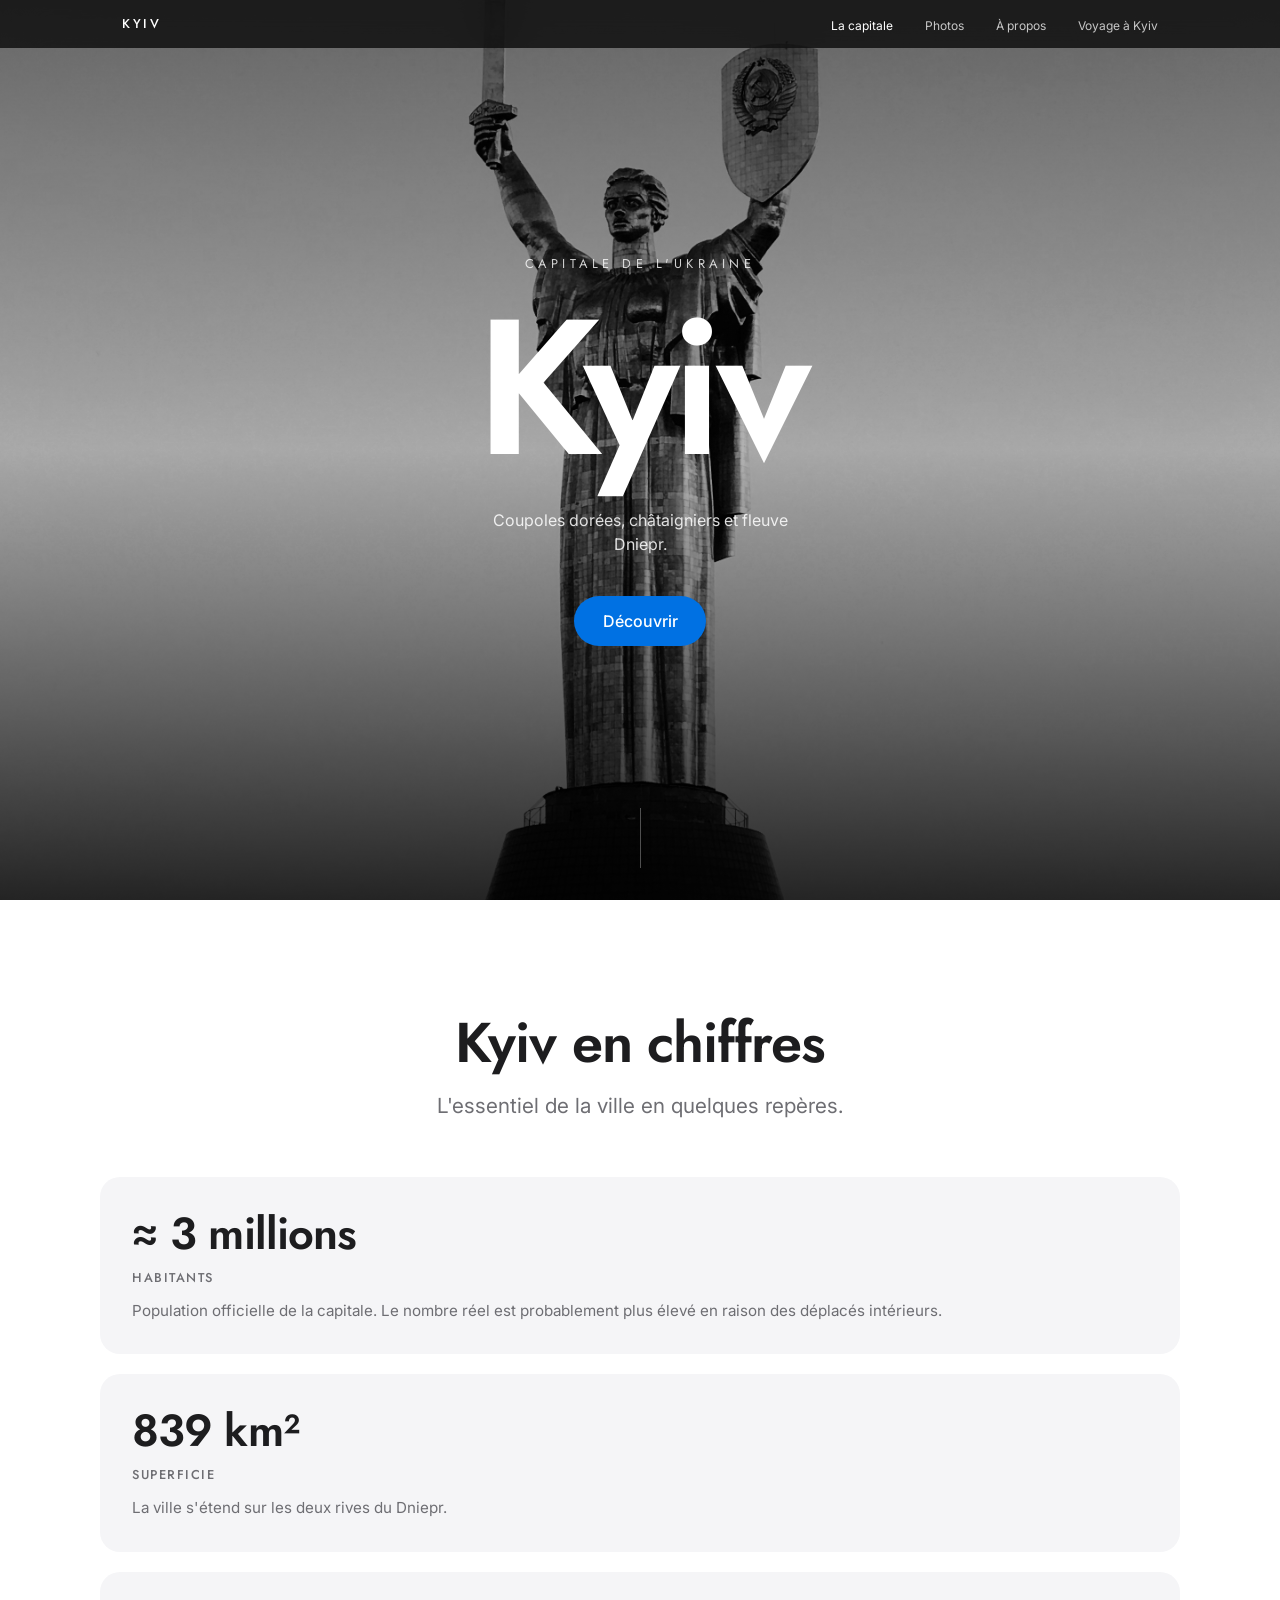
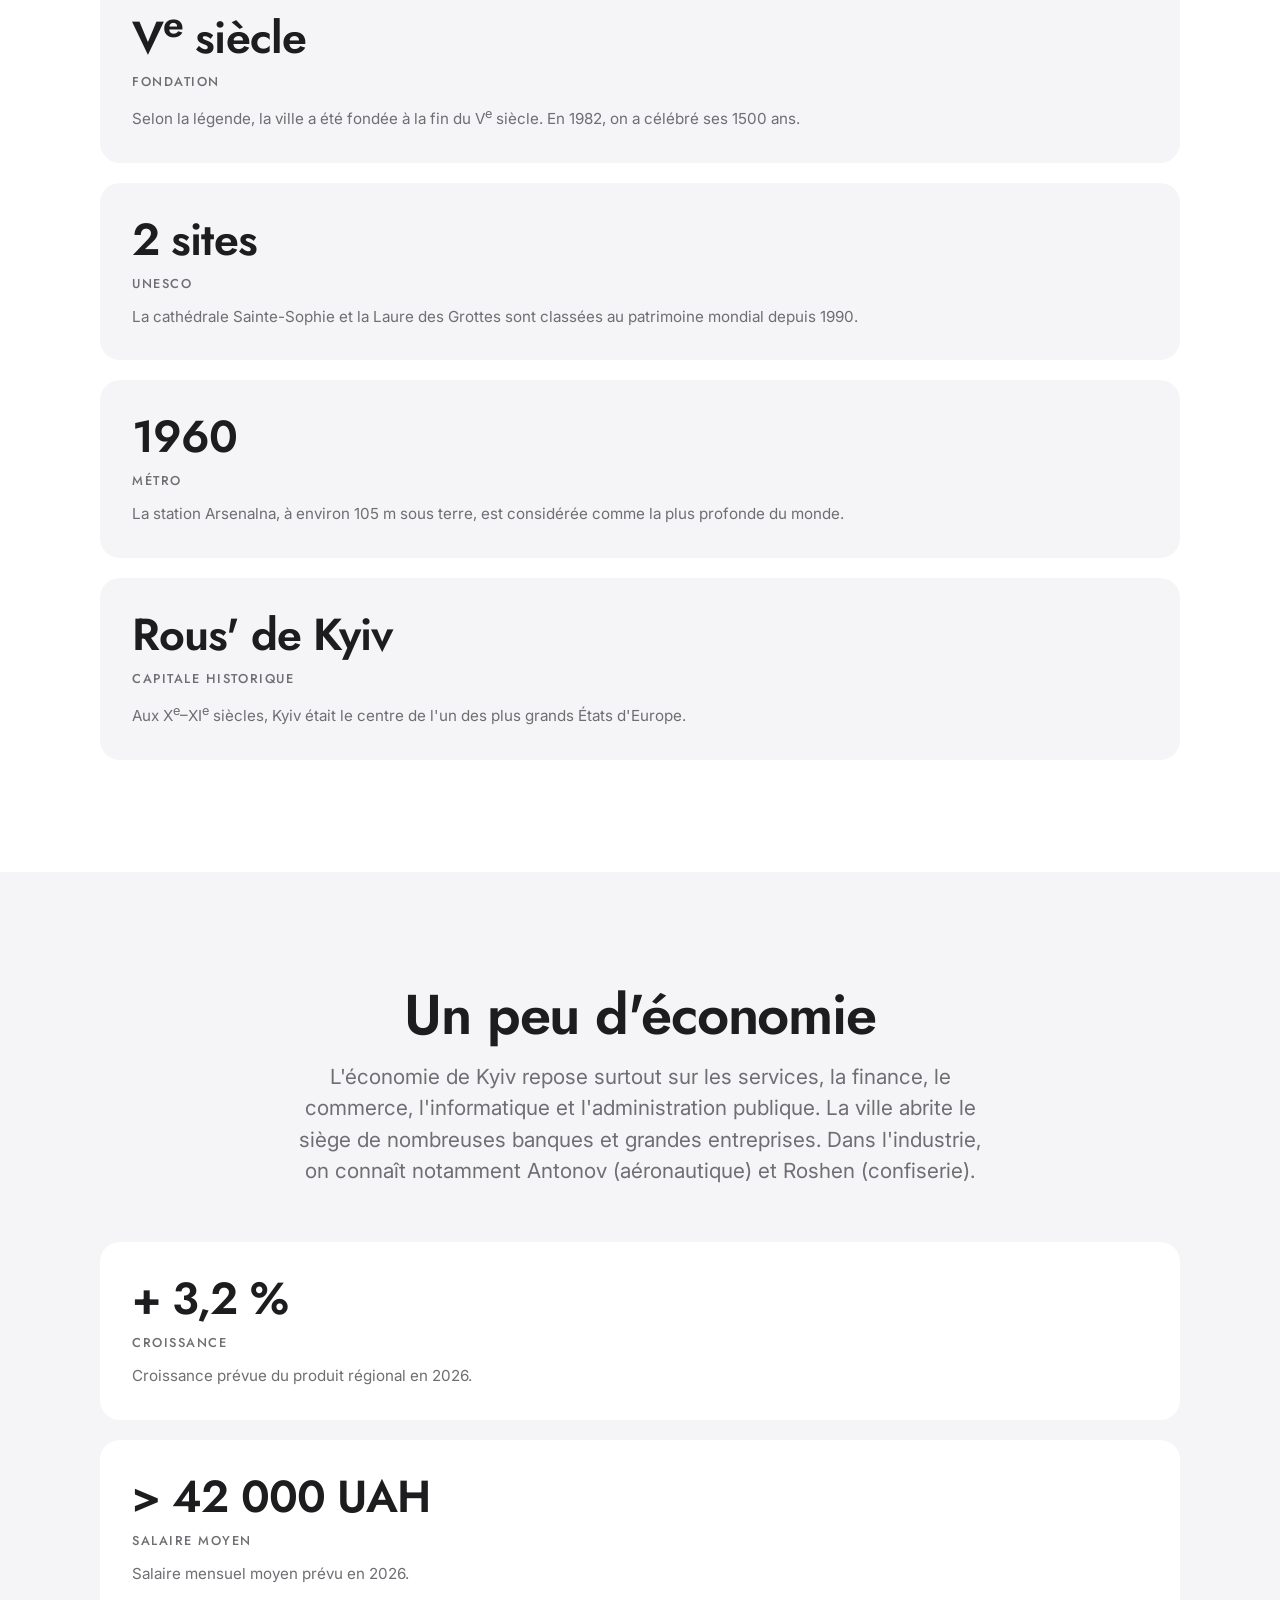
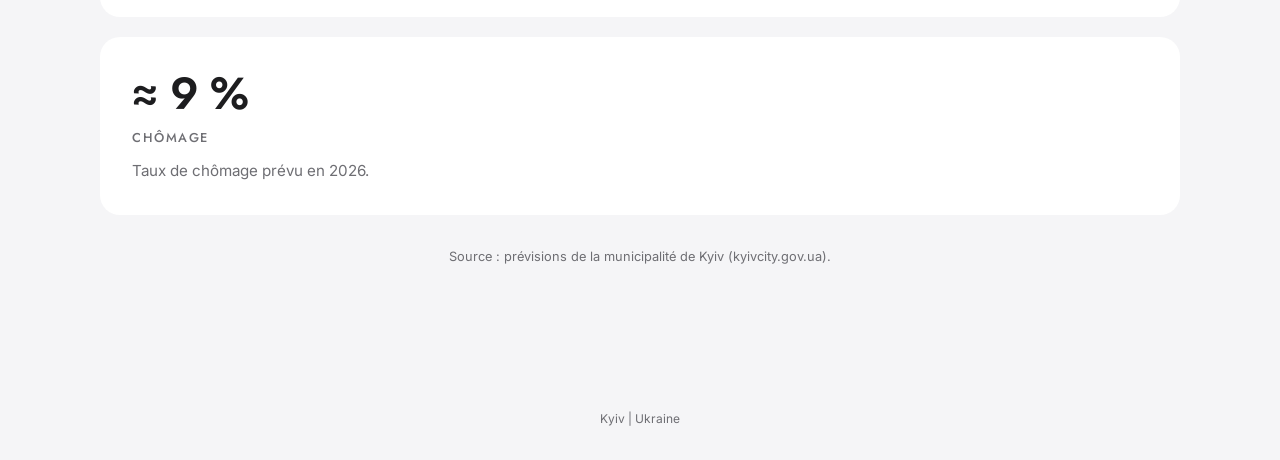
<file: index.html>
<!DOCTYPE html>
<html lang="fr">
<head>
  <meta charset="UTF-8">
  <meta name="viewport" content="width=device-width, initial-scale=1">
  <meta name="description" content="Kyiv, capitale de l'Ukraine : chiffres clés, économie et photos.">
  <title>Kyiv — Capitale de l'Ukraine</title>

  <link rel="preconnect" href="https://fonts.googleapis.com">
  <link rel="preconnect" href="https://fonts.gstatic.com" crossorigin>
  <link href="https://fonts.googleapis.com/css2?family=Inter:wght@400;500;600&family=Jost:wght@300;400;500;600&display=swap" rel="stylesheet">

  <link rel="stylesheet" href="css/style.css">
  <link rel="stylesheet" href="css/home.css">
</head>
<body class="home">

  <nav class="nav">
    <div class="nav-inner">
      <a href="index.html" class="brand">Kyiv</a>
      <ul class="nav-links">
        <li><a href="index.html" aria-current="page">La capitale</a></li>
        <li><a href="kyiv_photo_page.html">Photos</a></li>
        <li><a href="propos_de_kyiv.html">À propos</a></li>
        <li><a href="voyage-kyiv.html">Voyage à Kyiv</a></li>
      </ul>
    </div>
  </nav>

  <header class="hero">
    <div class="hero-content">
      <p class="eyebrow">Capitale de l'Ukraine</p>
      <h1>Kyiv</h1>
      <p class="tagline">Coupoles dorées, châtaigniers et fleuve Dniepr.</p>
      <a href="propos_de_kyiv.html" class="hero-btn">Découvrir</a>
    </div>
    <a href="#chiffres" class="scroll" aria-label="Défiler vers le bas"></a>
  </header>

  <main>
    <section id="chiffres" class="section">
      <div class="container">
        <h2>Kyiv en chiffres</h2>
        <p class="lead">L'essentiel de la ville en quelques repères.</p>

        <div class="cards">
          <article class="card">
            <p class="stat-number">≈ 3 millions</p>
            <h3>Habitants</h3>
            <p>Population officielle de la capitale. Le nombre réel est probablement plus élevé en raison des déplacés intérieurs.</p>
          </article>

          <article class="card">
            <p class="stat-number">839 km²</p>
            <h3>Superficie</h3>
            <p>La ville s'étend sur les deux rives du Dniepr.</p>
          </article>

          <article class="card">
            <p class="stat-number">V<sup>e</sup> siècle</p>
            <h3>Fondation</h3>
            <p>Selon la légende, la ville a été fondée à la fin du V<sup>e</sup> siècle. En 1982, on a célébré ses 1500 ans.</p>
          </article>

          <article class="card">
            <p class="stat-number">2 sites</p>
            <h3>UNESCO</h3>
            <p>La cathédrale Sainte-Sophie et la Laure des Grottes sont classées au patrimoine mondial depuis 1990.</p>
          </article>

          <article class="card">
            <p class="stat-number">1960</p>
            <h3>Métro</h3>
            <p>La station Arsenalna, à environ 105 m sous terre, est considérée comme la plus profonde du monde.</p>
          </article>

          <article class="card">
            <p class="stat-number">Rous' de Kyiv</p>
            <h3>Capitale historique</h3>
            <p>Aux X<sup>e</sup>–XI<sup>e</sup> siècles, Kyiv était le centre de l'un des plus grands États d'Europe.</p>
          </article>
        </div>
      </div>
    </section>

    <section id="economie" class="section section-alt">
      <div class="container">
        <h2>Un peu d'économie</h2>
        <p class="lead">
          L'économie de Kyiv repose surtout sur les services, la finance, le commerce,
          l'informatique et l'administration publique. La ville abrite le siège de
          nombreuses banques et grandes entreprises. Dans l'industrie, on connaît
          notamment Antonov (aéronautique) et Roshen (confiserie).
        </p>

        <div class="cards">
          <article class="card">
            <p class="stat-number">+ 3,2 %</p>
            <h3>Croissance</h3>
            <p>Croissance prévue du produit régional en 2026.</p>
          </article>

          <article class="card">
            <p class="stat-number">&gt; 42 000 UAH</p>
            <h3>Salaire moyen</h3>
            <p>Salaire mensuel moyen prévu en 2026.</p>
          </article>

          <article class="card">
            <p class="stat-number">≈ 9 %</p>
            <h3>Chômage</h3>
            <p>Taux de chômage prévu en 2026.</p>
          </article>
        </div>

        <p class="source">Source : prévisions de la municipalité de Kyiv (kyivcity.gov.ua).</p>
      </div>
    </section>
  </main>

  <footer class="footer">
    <p>Kyiv | Ukraine</p>
  </footer>

</body>
</html>
</file>
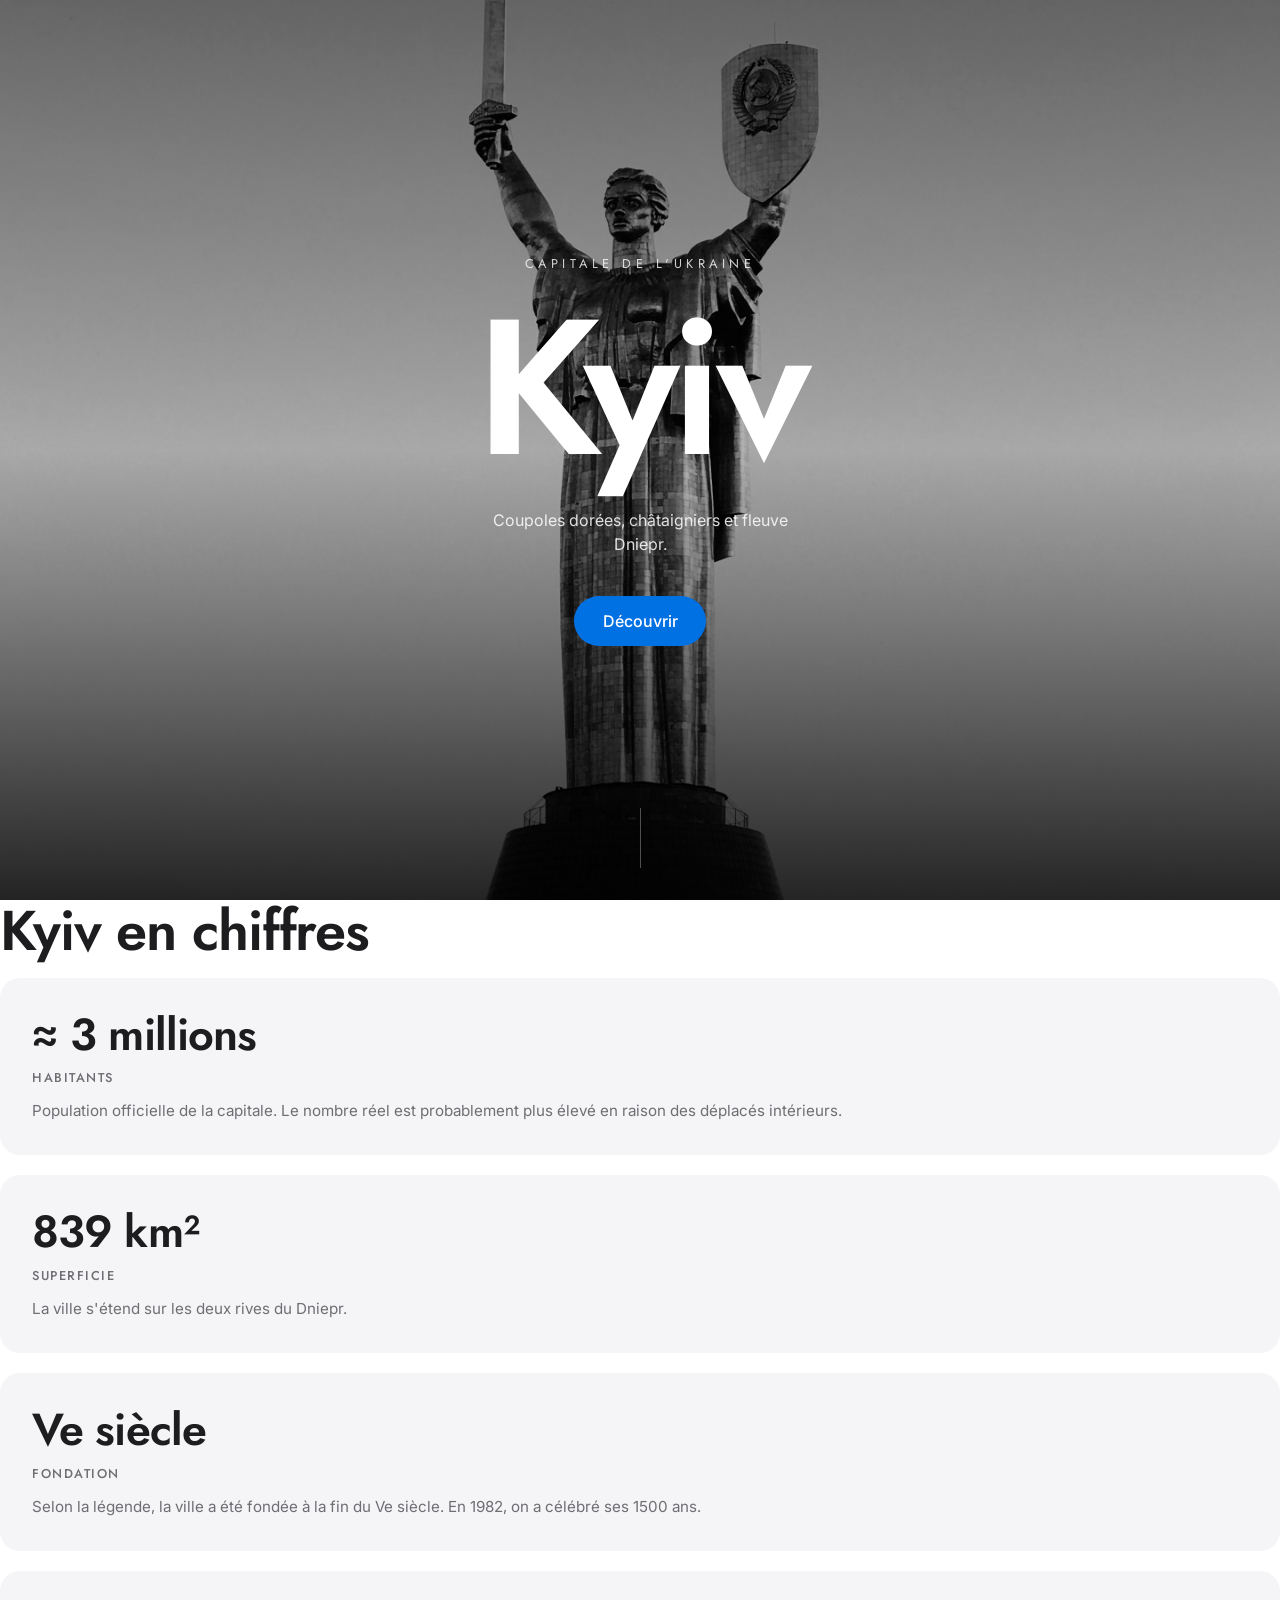
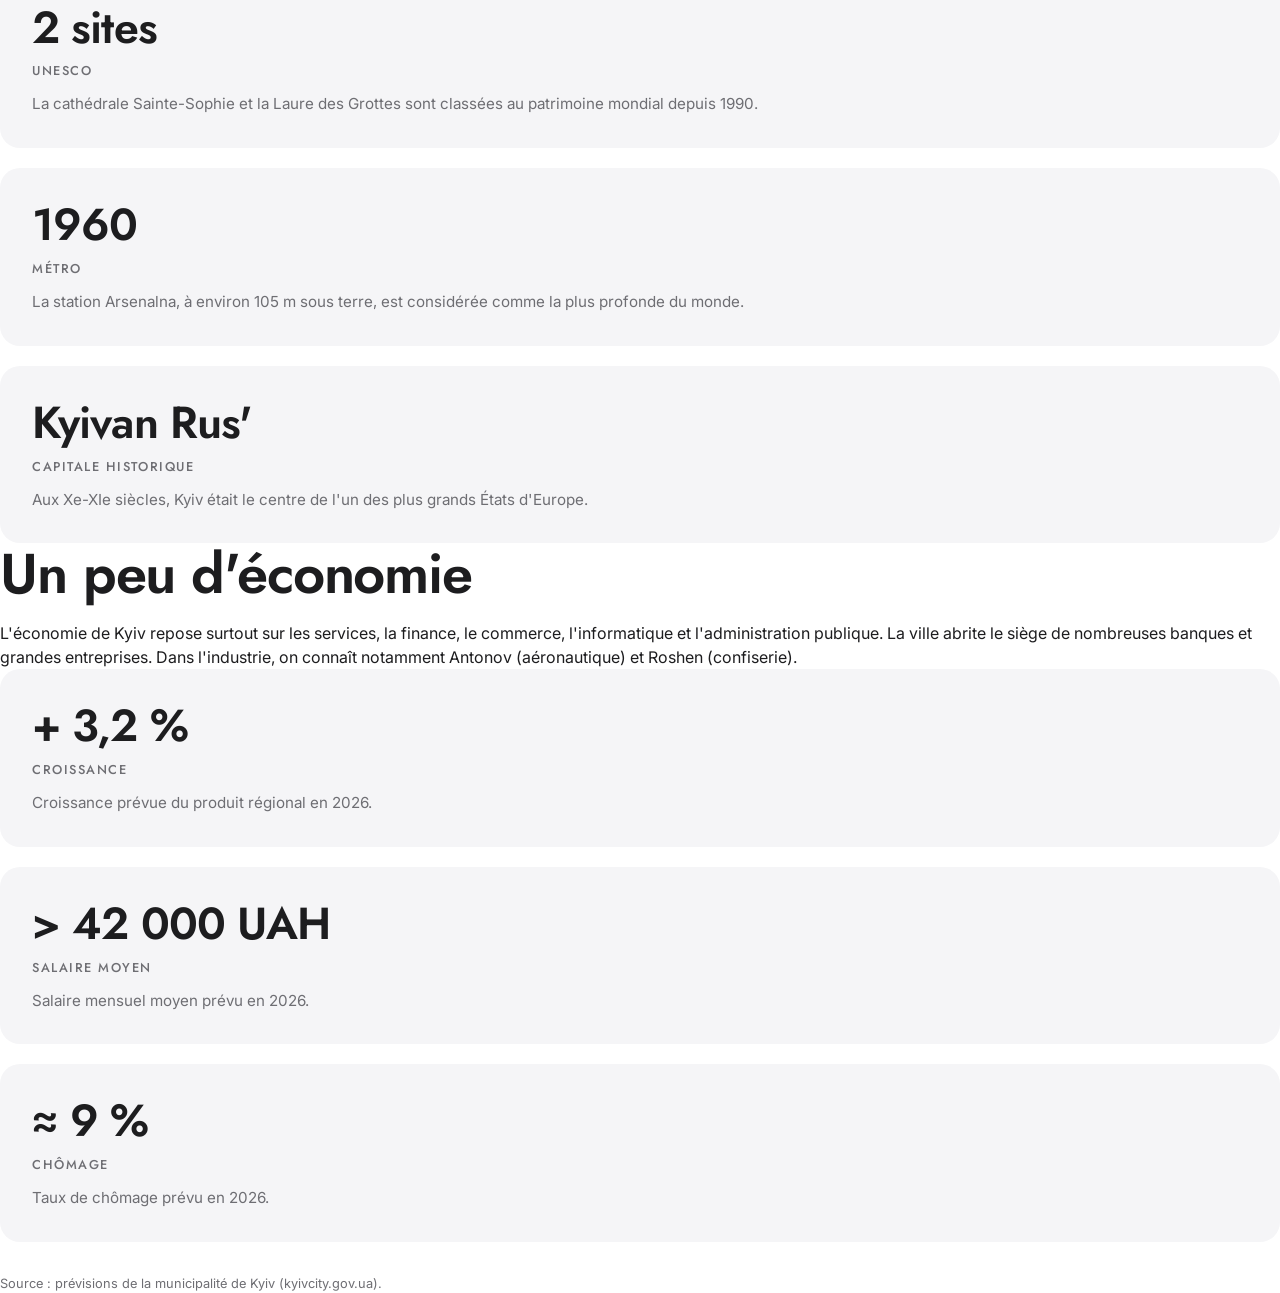
<file: html/index.html>
<!DOCTYPE html>
<html lang="fr">
<head>
  <meta charset="UTF-8">
  <meta name="viewport" content="width=device-width, initial-scale=1">
  <title>Kyiv</title>

  <link rel="preconnect" href="https://fonts.googleapis.com">
  <link rel="preconnect" href="https://fonts.gstatic.com" crossorigin>
  <link href="https://fonts.googleapis.com/css2?family=Inter:wght@400;500&family=Jost:wght@300;400;500&display=swap&subset=cyrillic" rel="stylesheet">

  <link rel="stylesheet" href="../css/style.css">
  <link rel="stylesheet" href="../css/home.css">
</head>
<body class="home">

  <div id="navbar"></div>

  <section class="hero">
    <div class="hero-content">
      <p class="eyebrow">Capitale de l'Ukraine</p>
      <h1>Kyiv</h1>
      <p class="tagline">Coupoles dorées, châtaigniers et fleuve Dniepr.</p>
      <a href="propos_de_kyiv.html" class="hero-btn">Découvrir</a>
    </div>
    <a href="#intro" class="scroll" aria-label="Défiler vers le bas"></a>
  </section>
  <section id="chiffres">
  <h2>Kyiv en chiffres</h2>

  <div class="cards stats">
    <article class="card stat">
      <p class="stat-number">≈ 3 millions</p>
      <h3>Habitants</h3>
      <p>Population officielle de la capitale. Le nombre réel est probablement plus élevé en raison des déplacés intérieurs.</p>
    </article>

    <article class="card stat">
      <p class="stat-number">839 km²</p>
      <h3>Superficie</h3>
      <p>La ville s'étend sur les deux rives du Dniepr.</p>
    </article>

    <article class="card stat">
      <p class="stat-number">Ve siècle</p>
      <h3>Fondation</h3>
      <p>Selon la légende, la ville a été fondée à la fin du Ve siècle. En 1982, on a célébré ses 1500 ans.</p>
    </article>

    <article class="card stat">
      <p class="stat-number">2 sites</p>
      <h3>UNESCO</h3>
      <p>La cathédrale Sainte-Sophie et la Laure des Grottes sont classées au patrimoine mondial depuis 1990.</p>
    </article>

    <article class="card stat">
      <p class="stat-number">1960</p>
      <h3>Métro</h3>
      <p>La station Arsenalna, à environ 105 m sous terre, est considérée comme la plus profonde du monde.</p>
    </article>

    <article class="card stat">
      <p class="stat-number">Kyivan Rus'</p>
      <h3>Capitale historique</h3>
      <p>Aux Xe-XIe siècles, Kyiv était le centre de l'un des plus grands États d'Europe.</p>
    </article>
  </div>
</section>

<section id="economie">
  <h2>Un peu d'économie</h2>
  <p>
    L'économie de Kyiv repose surtout sur les services, la finance, le commerce,
    l'informatique et l'administration publique. La ville abrite le siège de
    nombreuses banques et grandes entreprises. Dans l'industrie, on connaît
    notamment Antonov (aéronautique) et Roshen (confiserie).
  </p>

  <div class="cards stats">
    <article class="card stat">
      <p class="stat-number">+ 3,2 %</p>
      <h3>Croissance</h3>
      <p>Croissance prévue du produit régional en 2026.</p>
    </article>

    <article class="card stat">
      <p class="stat-number">&gt; 42 000 UAH</p>
      <h3>Salaire moyen</h3>
      <p>Salaire mensuel moyen prévu en 2026.</p>
    </article>

    <article class="card stat">
      <p class="stat-number">≈ 9 %</p>
      <h3>Chômage</h3>
      <p>Taux de chômage prévu en 2026.</p>
    </article>
  </div>
  <p class="source">Source : prévisions de la municipalité de Kyiv (kyivcity.gov.ua).</p>
</section>
  
  
</body>
</html>
</file>
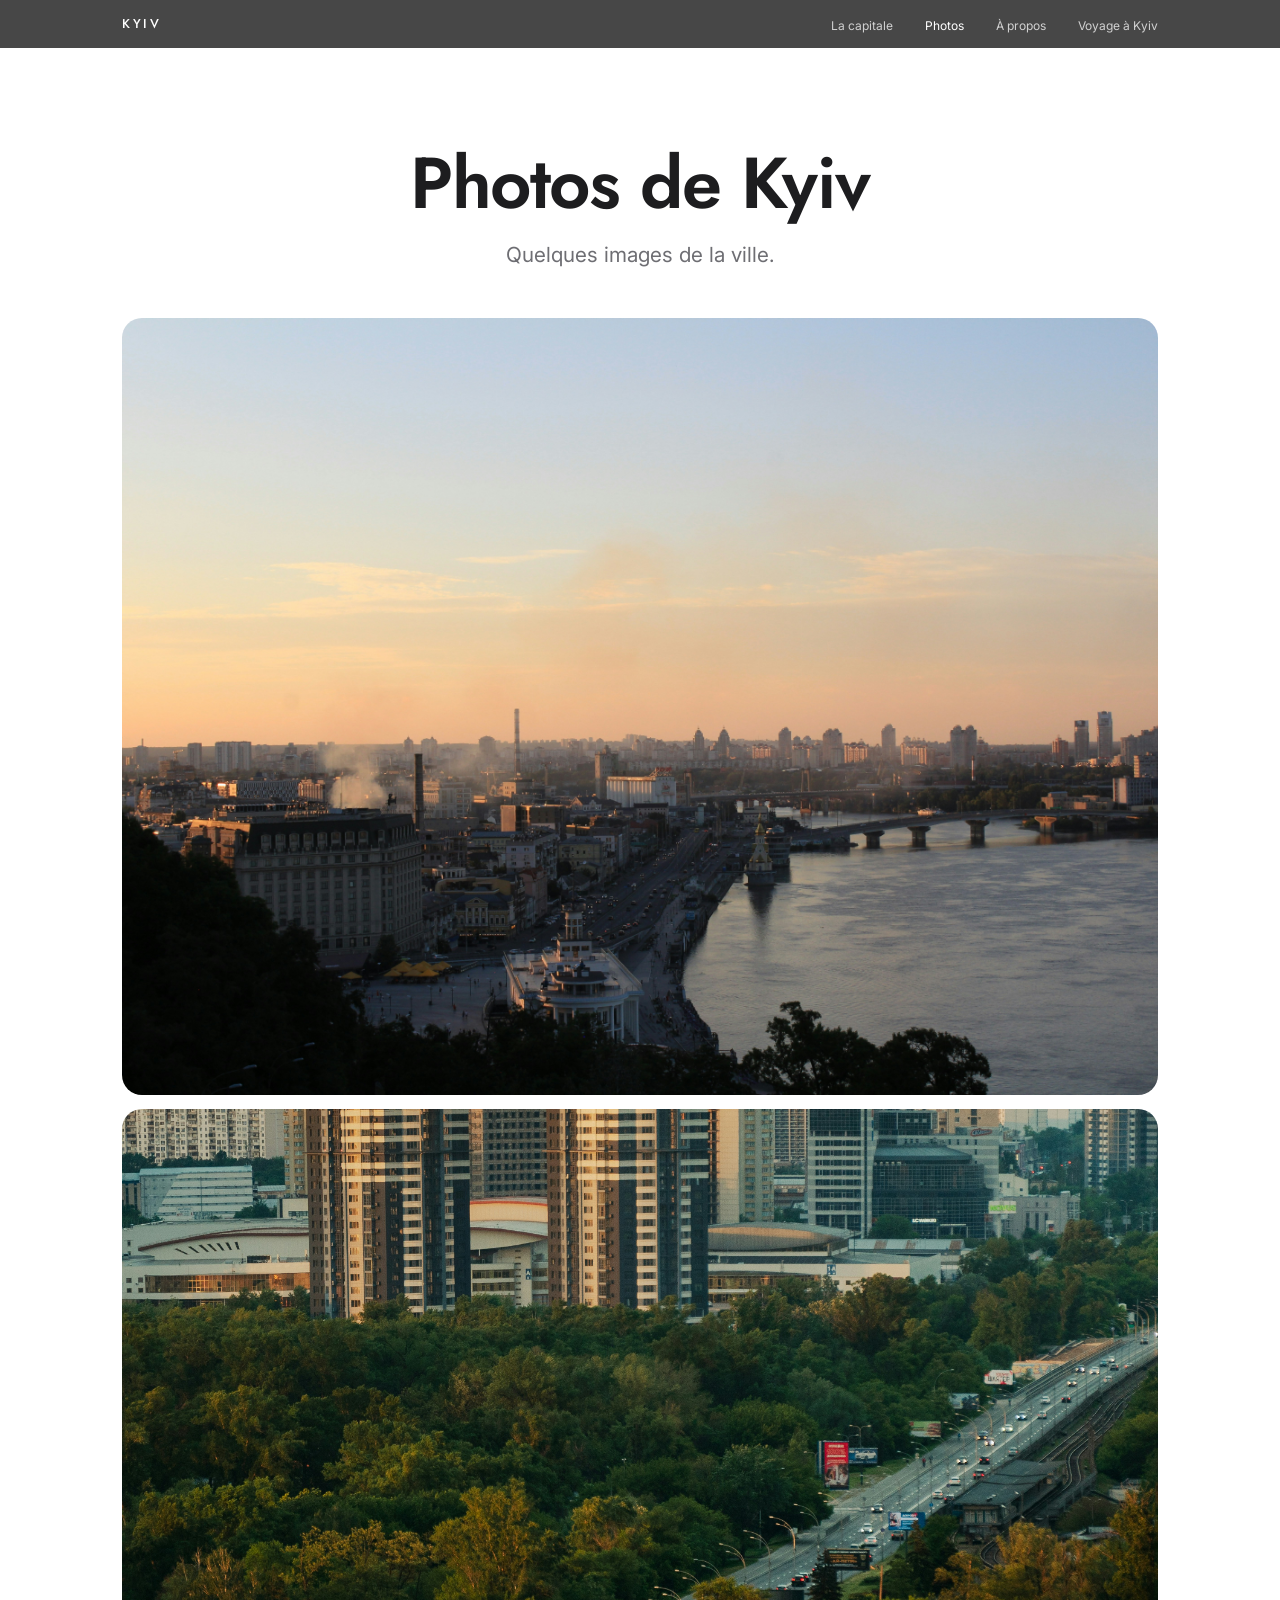
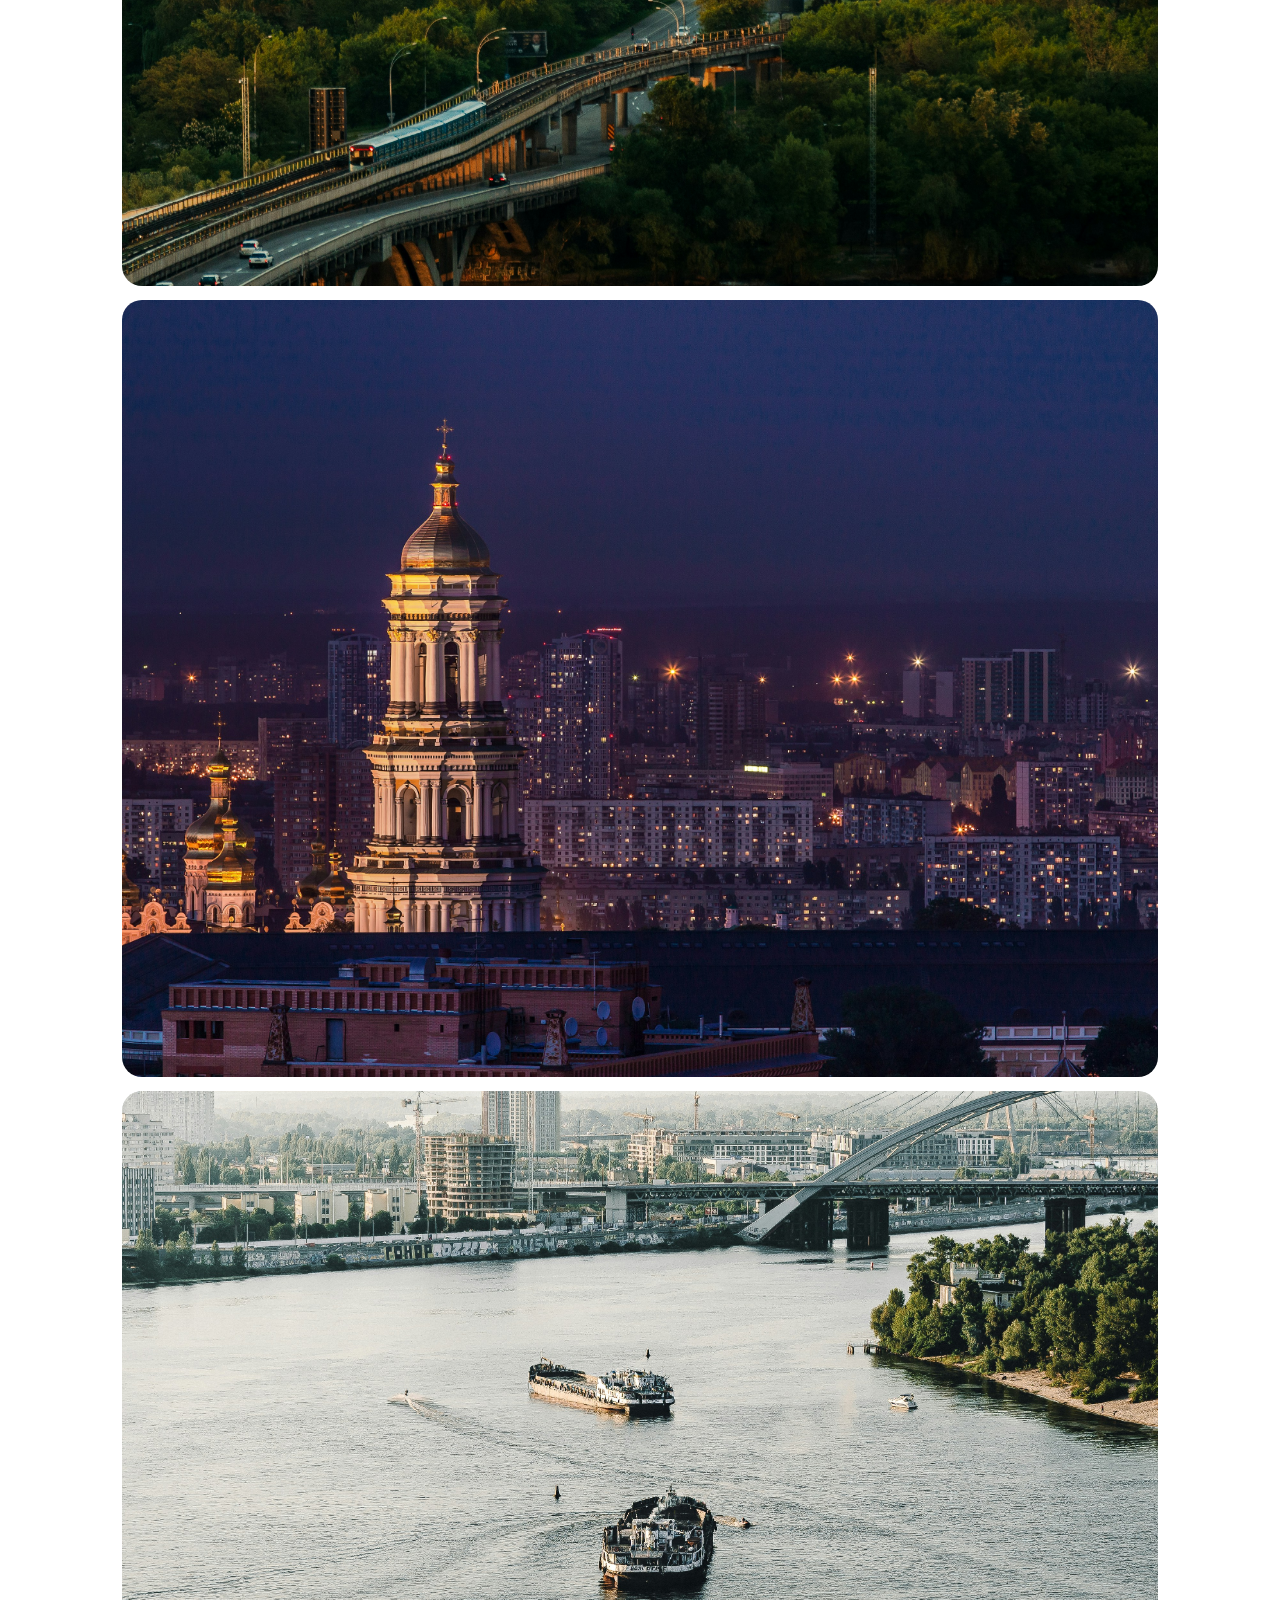
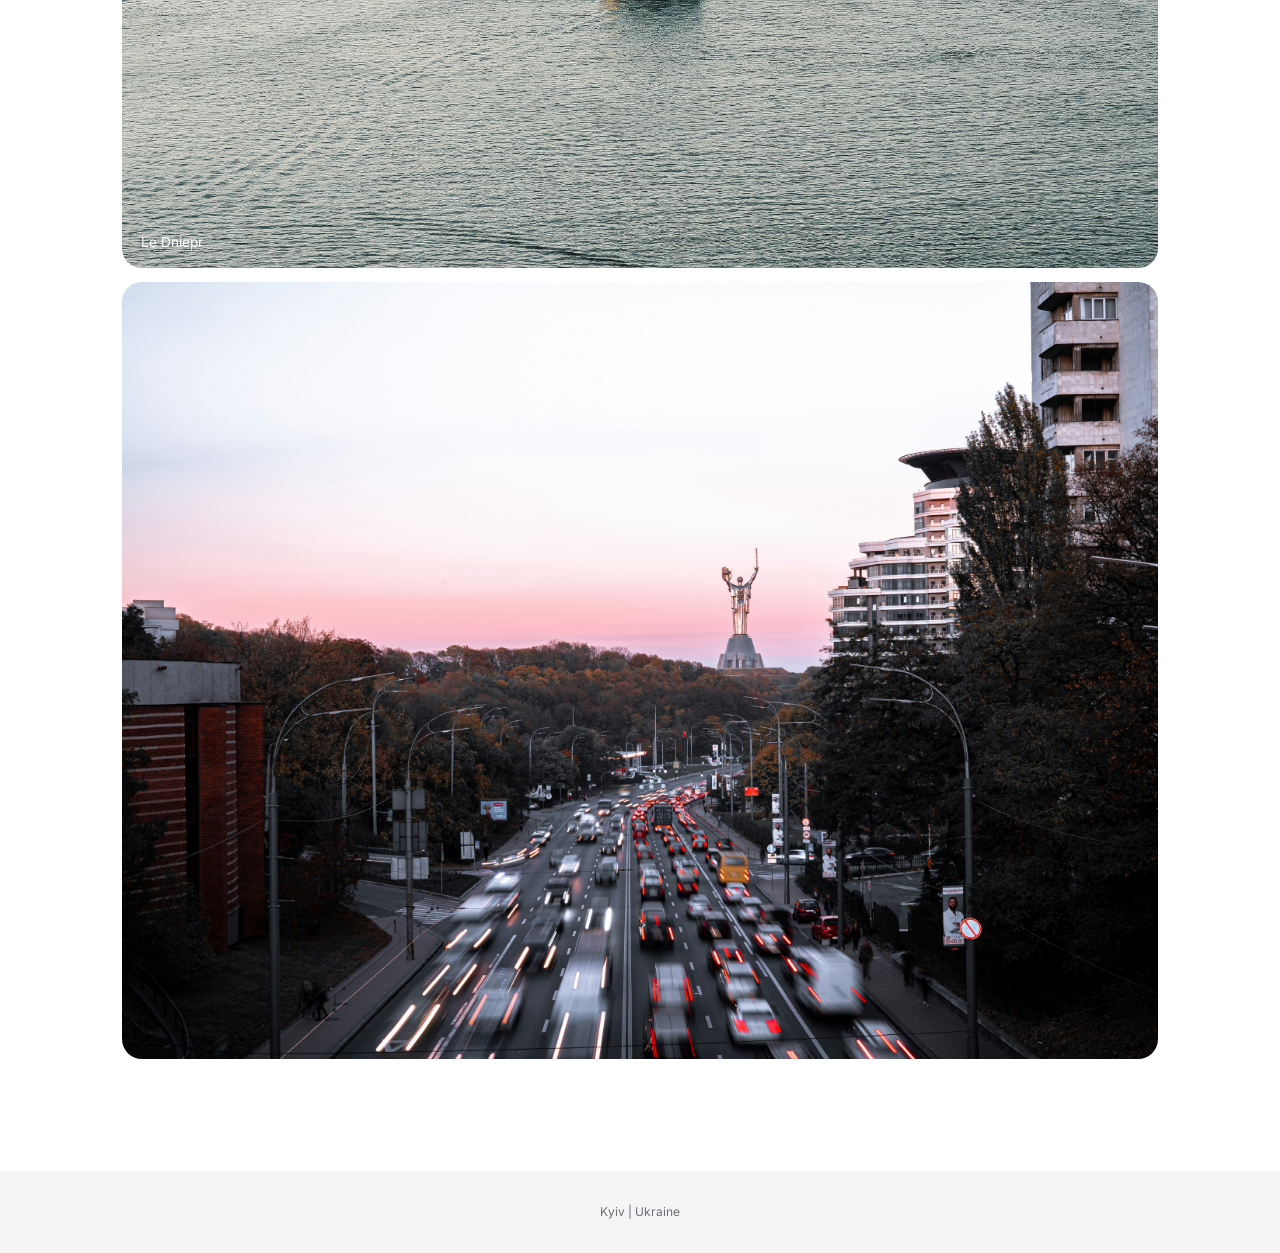
<file: kyiv_photo_page.html>
<!DOCTYPE html>
<html lang="fr">
<head>
  <meta charset="UTF-8">
  <meta name="viewport" content="width=device-width, initial-scale=1">
  <title>Photos — Kyiv</title>

  <link rel="preconnect" href="https://fonts.googleapis.com">
  <link rel="preconnect" href="https://fonts.gstatic.com" crossorigin>
  <link href="https://fonts.googleapis.com/css2?family=Inter:wght@400;500;600&family=Jost:wght@300;400;500;600&display=swap" rel="stylesheet">

  <link rel="stylesheet" href="css/style.css">
</head>
<body>

  <nav class="nav">
    <div class="nav-inner">
      <a href="index.html" class="brand">Kyiv</a>
      <ul class="nav-links">
        <li><a href="index.html">La capitale</a></li>
        <li><a href="kyiv_photo_page.html" aria-current="page">Photos</a></li>
        <li><a href="propos_de_kyiv.html">À propos</a></li>
        <li><a href="voyage-kyiv.html">Voyage à Kyiv</a></li>
      </ul>
    </div>
  </nav>

  <header class="page-head">
    <h1>Photos de Kyiv</h1>
    <p class="lead">Quelques images de la ville.</p>
  </header>

  <main>
    <section class="photo-grid" aria-label="Galerie photo">
      <figure class="photo">
        <img src="img/kyiv%20(1).jpg" alt="Vue de Kyiv" loading="lazy">
      </figure>
      <figure class="photo">
        <img src="img/kyiv%20(2).jpg" alt="Vue de Kyiv" loading="lazy">
      </figure>
      <figure class="photo">
        <img src="img/kyiv%20(3).jpg" alt="Vue de Kyiv" loading="lazy">
      </figure>
      <figure class="photo">
        <img src="img/kyiv%20(4).jpg" alt="Le fleuve Dniepr à Kyiv" loading="lazy">
        <figcaption>Le Dniepr</figcaption>
      </figure>
      <figure class="photo">
        <img src="img/kyiv%20(6).jpg" alt="Vue de Kyiv" loading="lazy">
      </figure>
    </section>
  </main>

  <footer class="footer">
    <p>Kyiv | Ukraine</p>
  </footer>

</body>
</html>
</file>
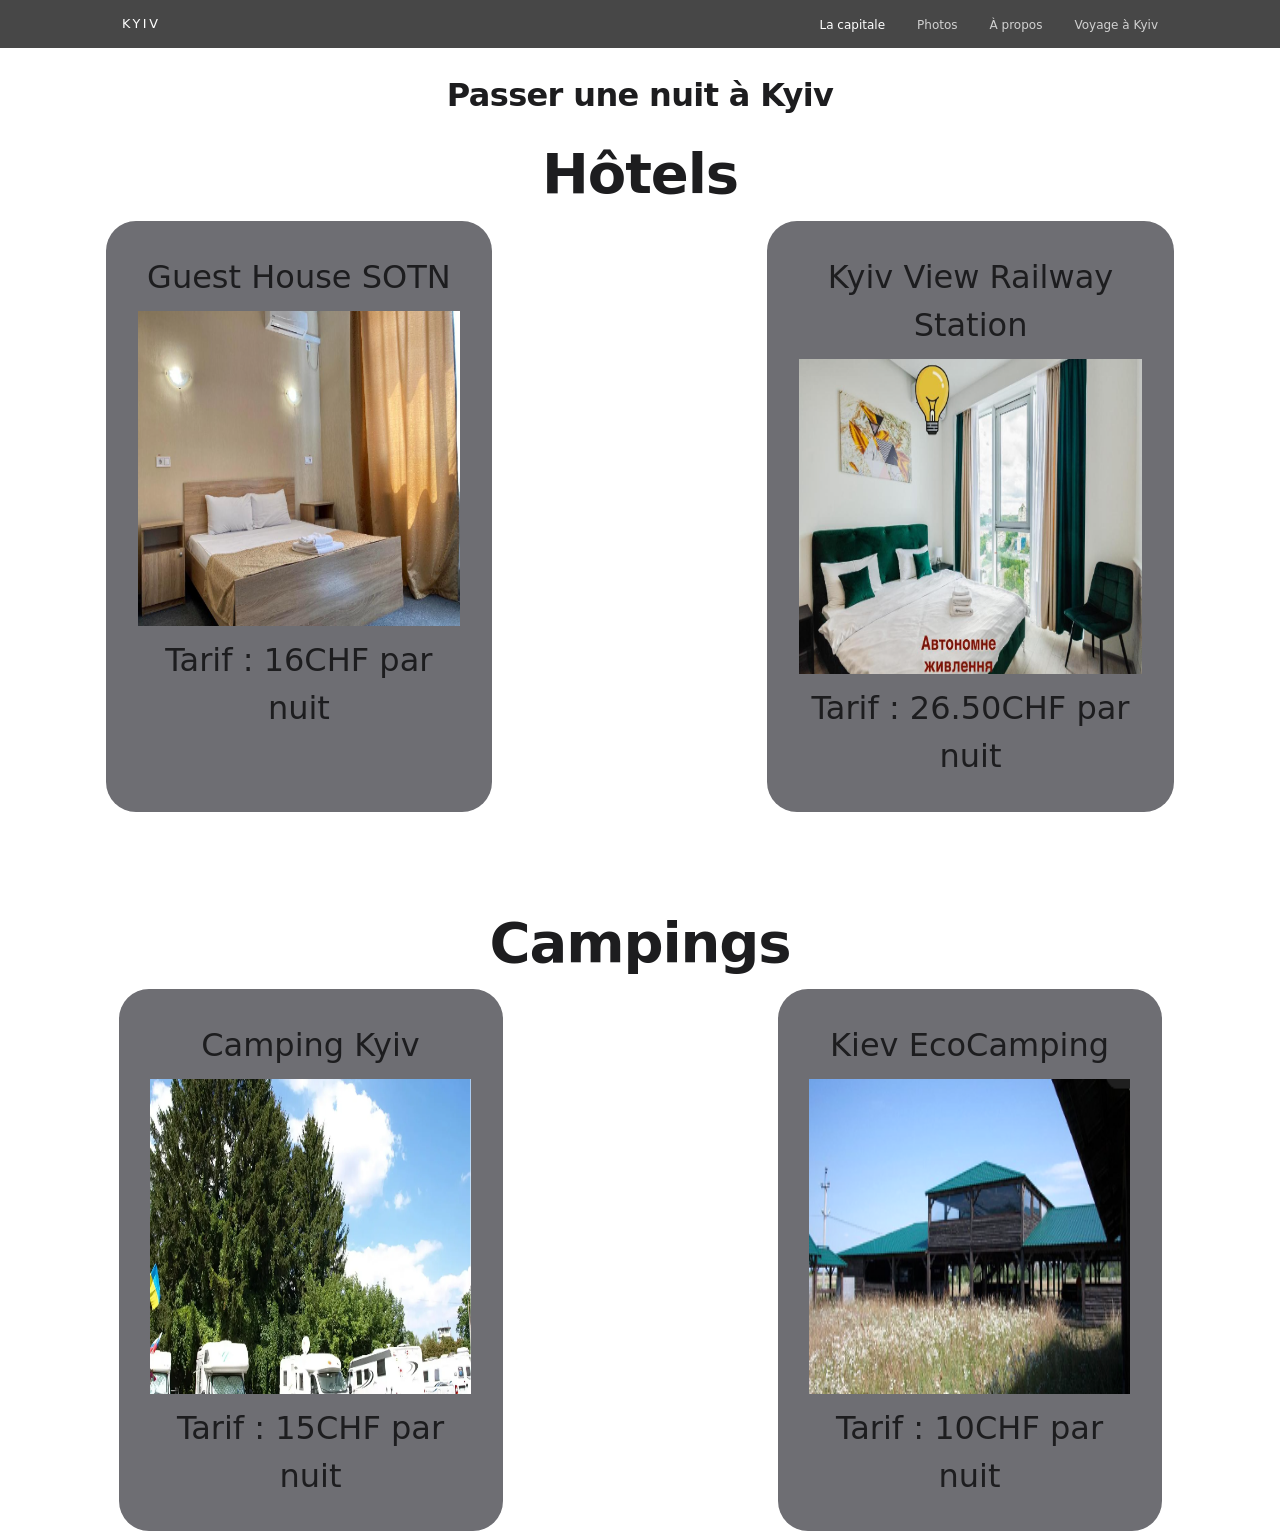
<file: nuit-a-Kyiv.html>
<!DOCTYPE html>
<html lang="fr">
<head>
    <link rel="stylesheet" href="css/style.css">
    <meta charset="UTF-8">
    <meta name="viewport" content="width=device-width, initial-scale=1.0">
    <title>Document</title>
</head>
<body>
   <nav class="nav">
    <div class="nav-inner">
      <a href="index.html" class="brand">Kyiv</a>
      <ul class="nav-links">
        <li><a href="index.html" aria-current="page">La capitale</a></li>
        <li><a href="kyiv_photo_page.html">Photos</a></li>
        <li><a href="propos_de_kyiv.html">À propos</a></li>
        <li><a href="voyage-kyiv.html">Voyage à Kyiv</a></li>
      </ul>
    </div>
  </nav>
  <header class="header-progresion">
    <h1>Passer une nuit à Kyiv</h1>
  </header>
  <main class="main-progression">   
    <div class="div-hotels">
        <h2>Hôtels</h2>
        <ul class="hotels">
            <li class="hotel">
                <span>Guest House SOTN</span>
                <img src="img/Guest-house-SOTNI.png" alt="chambre-dhotel">
                <span>Tarif : 16CHF par nuit</span>
            </li>
            <li class="hotel">
                <span>Kyiv View Railway Station</span>
                <img src="img/Kyiv-Railway-Station.png" alt="chambre-hotel">
                <span>Tarif : 26.50CHF par nuit</span>
            </li>
        </ul>
    </div>
    
    <div class="div-campings">
        <h2>Campings</h2>
        <ul class="campings">
            <li class="camping">
                <span>Camping Kyiv</span>
                <img src="img/Camping-Kyiv.png" alt="campings-Kyiv">
                <span>Tarif : 15CHF par nuit</span>
            </li>
            <li class="camping">
                <span>Kiev EcoCamping</span>
                <img src="img/Kiev-EcoCamping.png" alt="EcoCamping-Kyiv">
                <span>Tarif : 10CHF par nuit</span>
            </li>
        </ul>
    </div>
  </main>
</body>
</html>
</file>
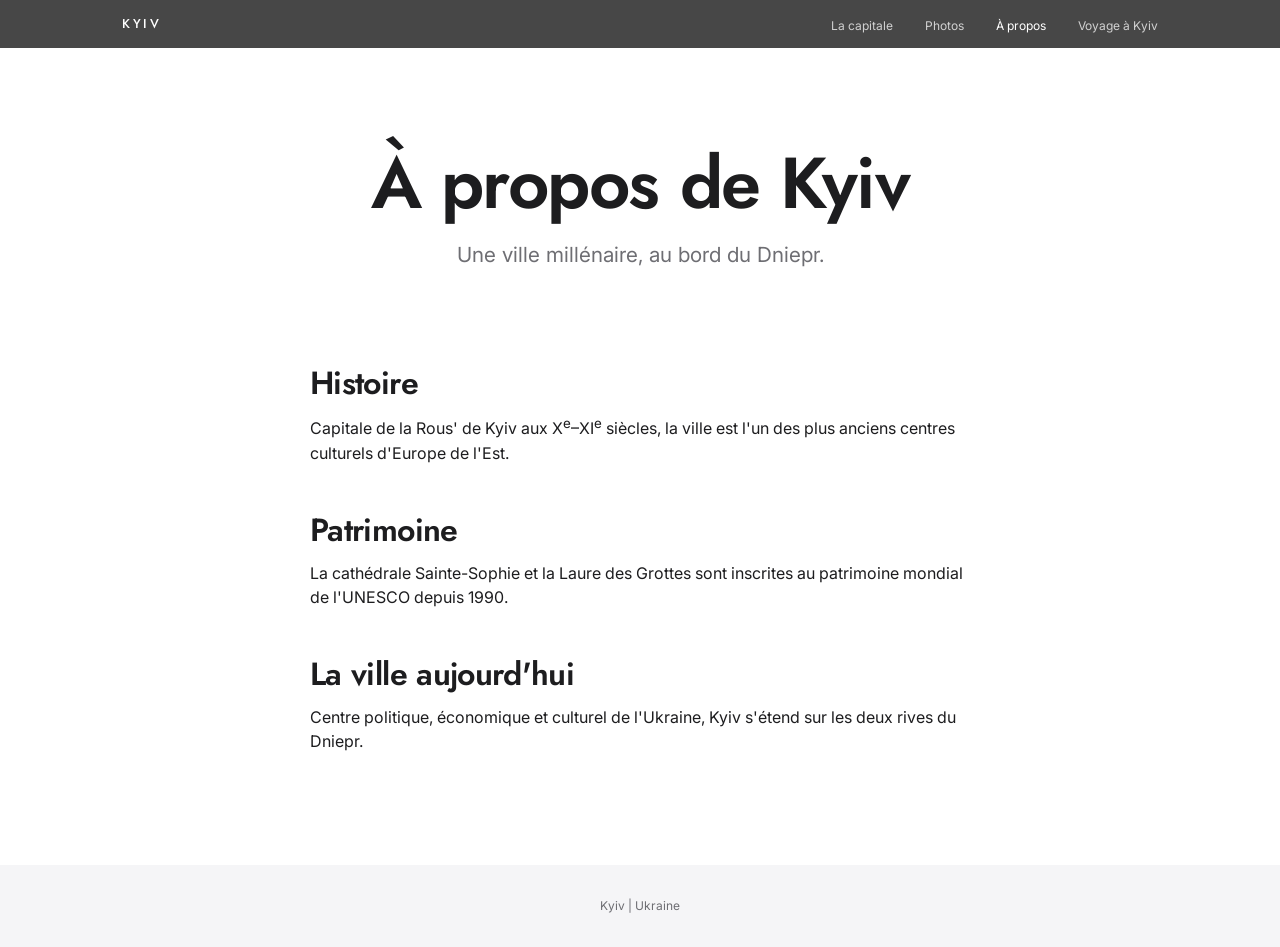
<file: propos_de_kyiv.html>
<!DOCTYPE html>
<html lang="fr">
<head>
  <meta charset="UTF-8">
  <meta name="viewport" content="width=device-width, initial-scale=1">
  <title>À propos — Kyiv</title>

  <link rel="preconnect" href="https://fonts.googleapis.com">
  <link rel="preconnect" href="https://fonts.gstatic.com" crossorigin>
  <link href="https://fonts.googleapis.com/css2?family=Inter:wght@400;500;600&family=Jost:wght@300;400;500;600&display=swap" rel="stylesheet">

  <link rel="stylesheet" href="css/style.css">
</head>
<body>

  <nav class="nav">
    <div class="nav-inner">
      <a href="index.html" class="brand">Kyiv</a>
      <ul class="nav-links">
        <li><a href="index.html">La capitale</a></li>
        <li><a href="kyiv_photo_page.html">Photos</a></li>
        <li><a href="propos_de_kyiv.html" aria-current="page">À propos</a></li>
        <li><a href="voyage-kyiv.html">Voyage à Kyiv</a></li>
      </ul>
    </div>
  </nav>

  <header class="page-head">
    <h1>À propos de Kyiv</h1>
    <p class="lead">Une ville millénaire, au bord du Dniepr.</p>
  </header>

  <main class="prose">
    <h2>Histoire</h2>
    <p>
      Capitale de la Rous' de Kyiv aux X<sup>e</sup>–XI<sup>e</sup> siècles, la ville est
      l'un des plus anciens centres culturels d'Europe de l'Est.
    </p>

    <h2>Patrimoine</h2>
    <p>
      La cathédrale Sainte-Sophie et la Laure des Grottes sont inscrites
      au patrimoine mondial de l'UNESCO depuis 1990.
    </p>

    <h2>La ville aujourd'hui</h2>
    <p>
      Centre politique, économique et culturel de l'Ukraine, Kyiv s'étend
      sur les deux rives du Dniepr.
    </p>
  </main>

  <footer class="footer">
    <p>Kyiv | Ukraine</p>
  </footer>

</body>
</html>
</file>
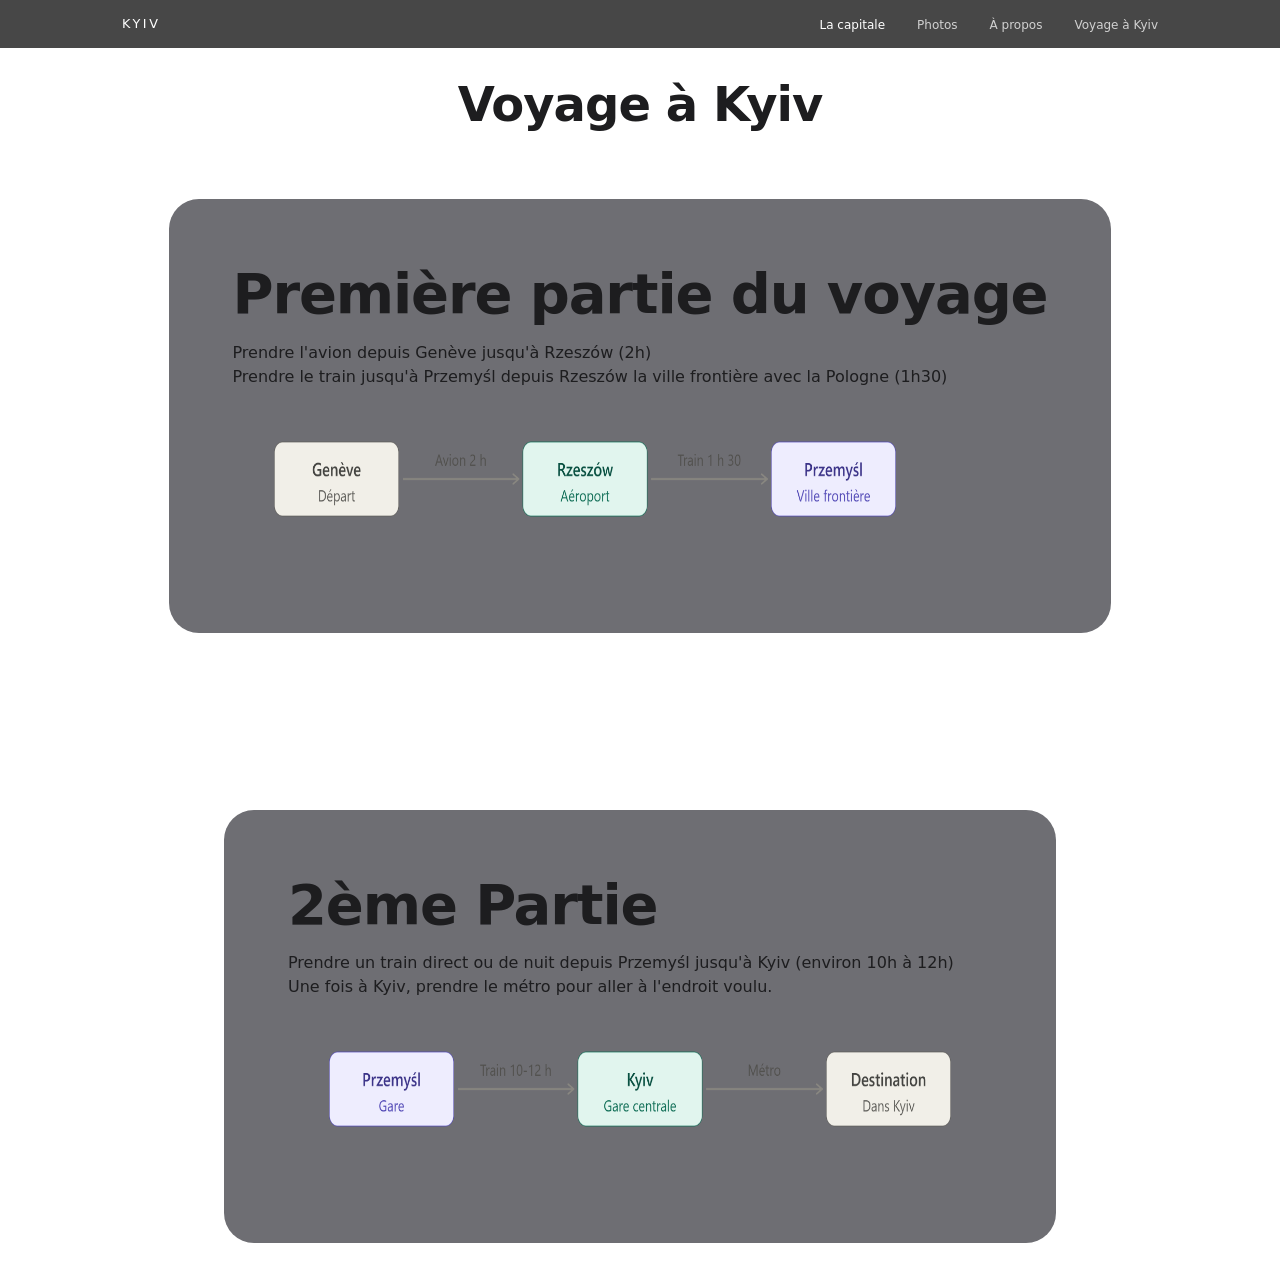
<file: voyage-kyiv.html>
<!DOCTYPE html>
<html lang="fr">
<head>
    <link rel="stylesheet" href="css/style.css">
    <meta charset="UTF-8">
    <meta name="viewport" content="width=device-width, initial-scale=1.0">
    <title>Voyage à Kyiv</title>
</head>
<body>
    <nav class="nav">
    <div class="nav-inner">
      <a href="index.html" class="brand">Kyiv</a>
      <ul class="nav-links">
        <li><a href="index.html" aria-current="page">La capitale</a></li>
        <li><a href="kyiv_photo_page.html">Photos</a></li>
        <li><a href="propos_de_kyiv.html">À propos</a></li>
        <li><a href="voyage-kyiv.html">Voyage à Kyiv</a></li>
      </ul>
    </div>
  </nav>
    <header class="header-progresion">
        <h1 class="h1-voyage">Voyage à Kyiv</h1>
    </header>
    <main class="main-progression">
        <div class="partie-voyage">
            <div class="inner-partie-voyage">
                <h2>Première partie du voyage</h2>
                <ul>
                    <li>Prendre l'avion depuis Genève jusqu'à Rzeszów (2h)</li>
                    <li>Prendre le train jusqu'à Przemyśl depuis Rzeszów la ville frontière avec la Pologne (1h30)</li>
                </ul>
                <img src="img/partie1_geneve_rzeszow_przemysl.png" alt="trajet-geneve->przemysl">
            </div>
        </div>
        <div class="partie-voyage">
            <div class="inner-partie-voyage">
                <h2>2ème Partie</h2>
                <ul>
                    <li>Prendre un train direct ou de nuit depuis Przemyśl jusqu'à Kyiv (environ 10h à 12h)</li>
                    <li>Une fois à Kyiv, prendre le métro pour aller à l'endroit voulu.</li>
                </ul>
                <img src="img/partie2_przemysl_kyiv_metro.png" alt="trajet-przemysl->kyiv">
            </div>
        </div>
    </main>
</body>
</html>
</file>
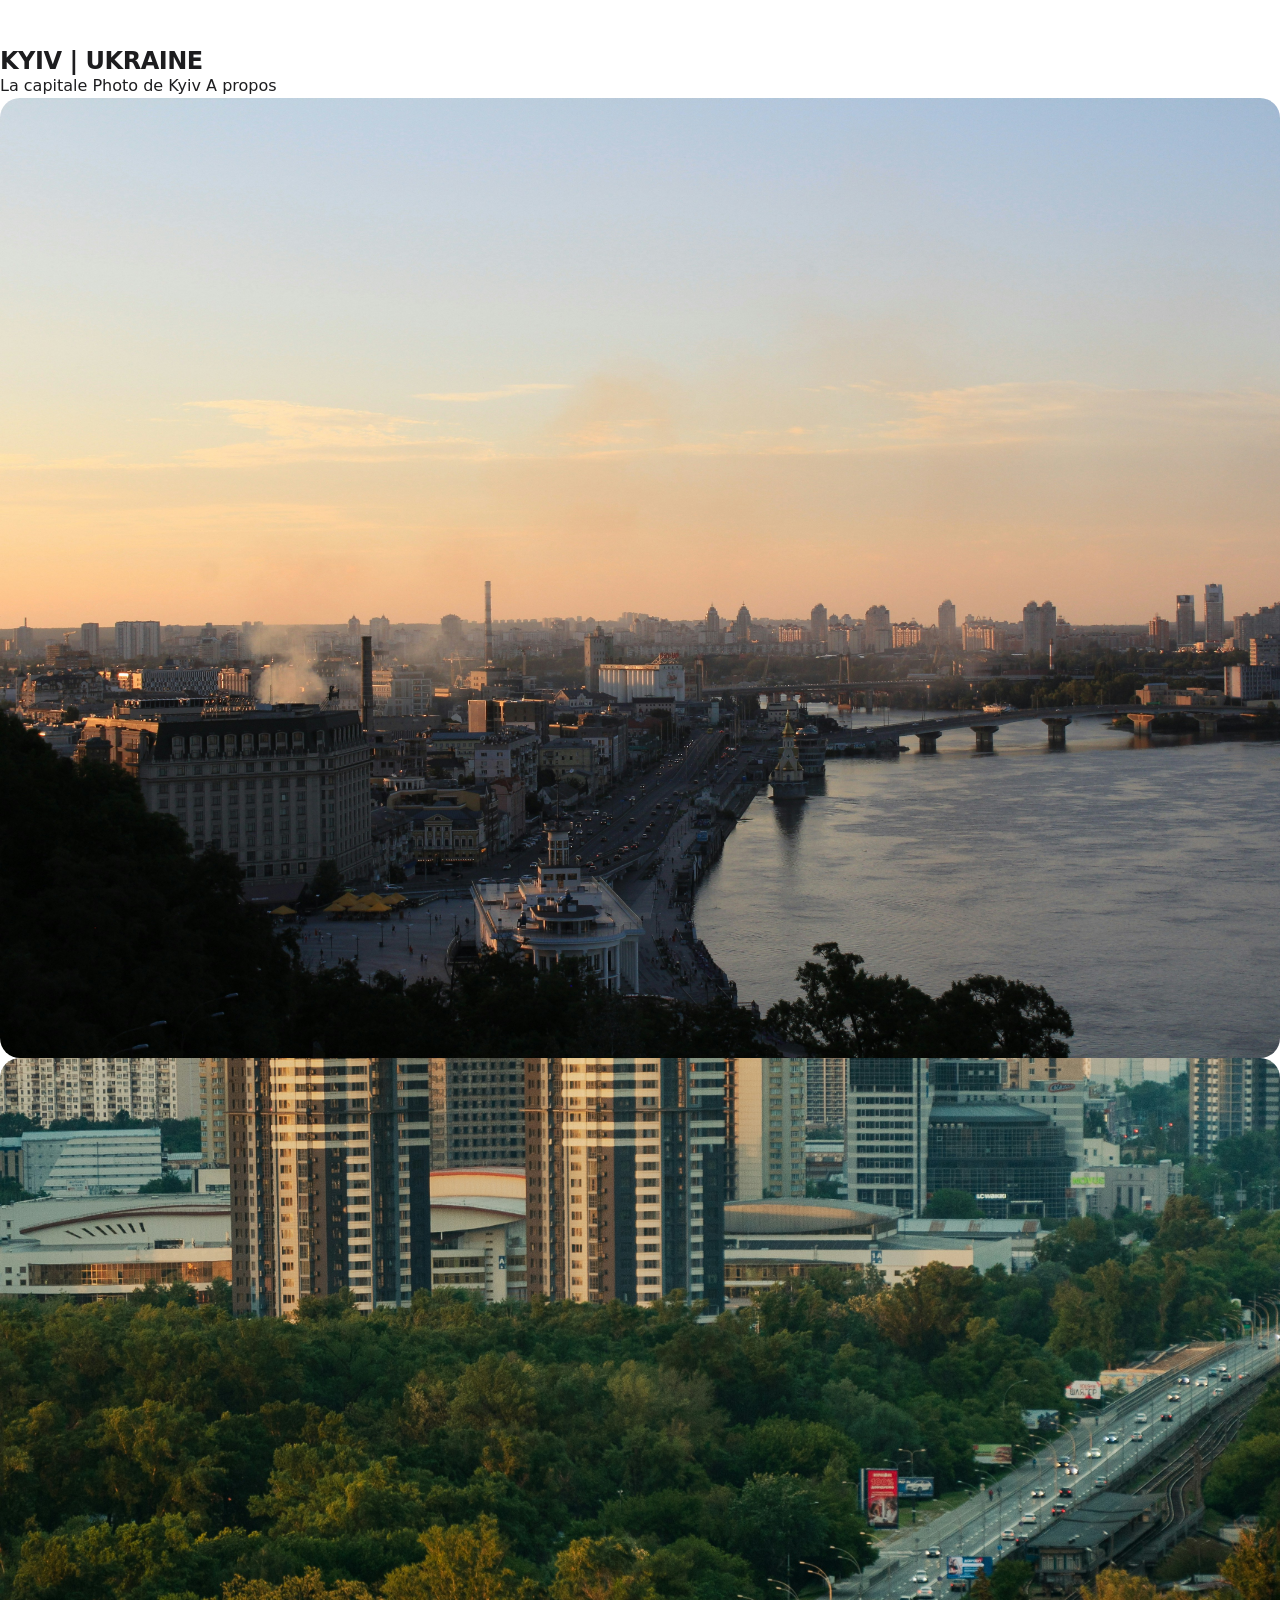
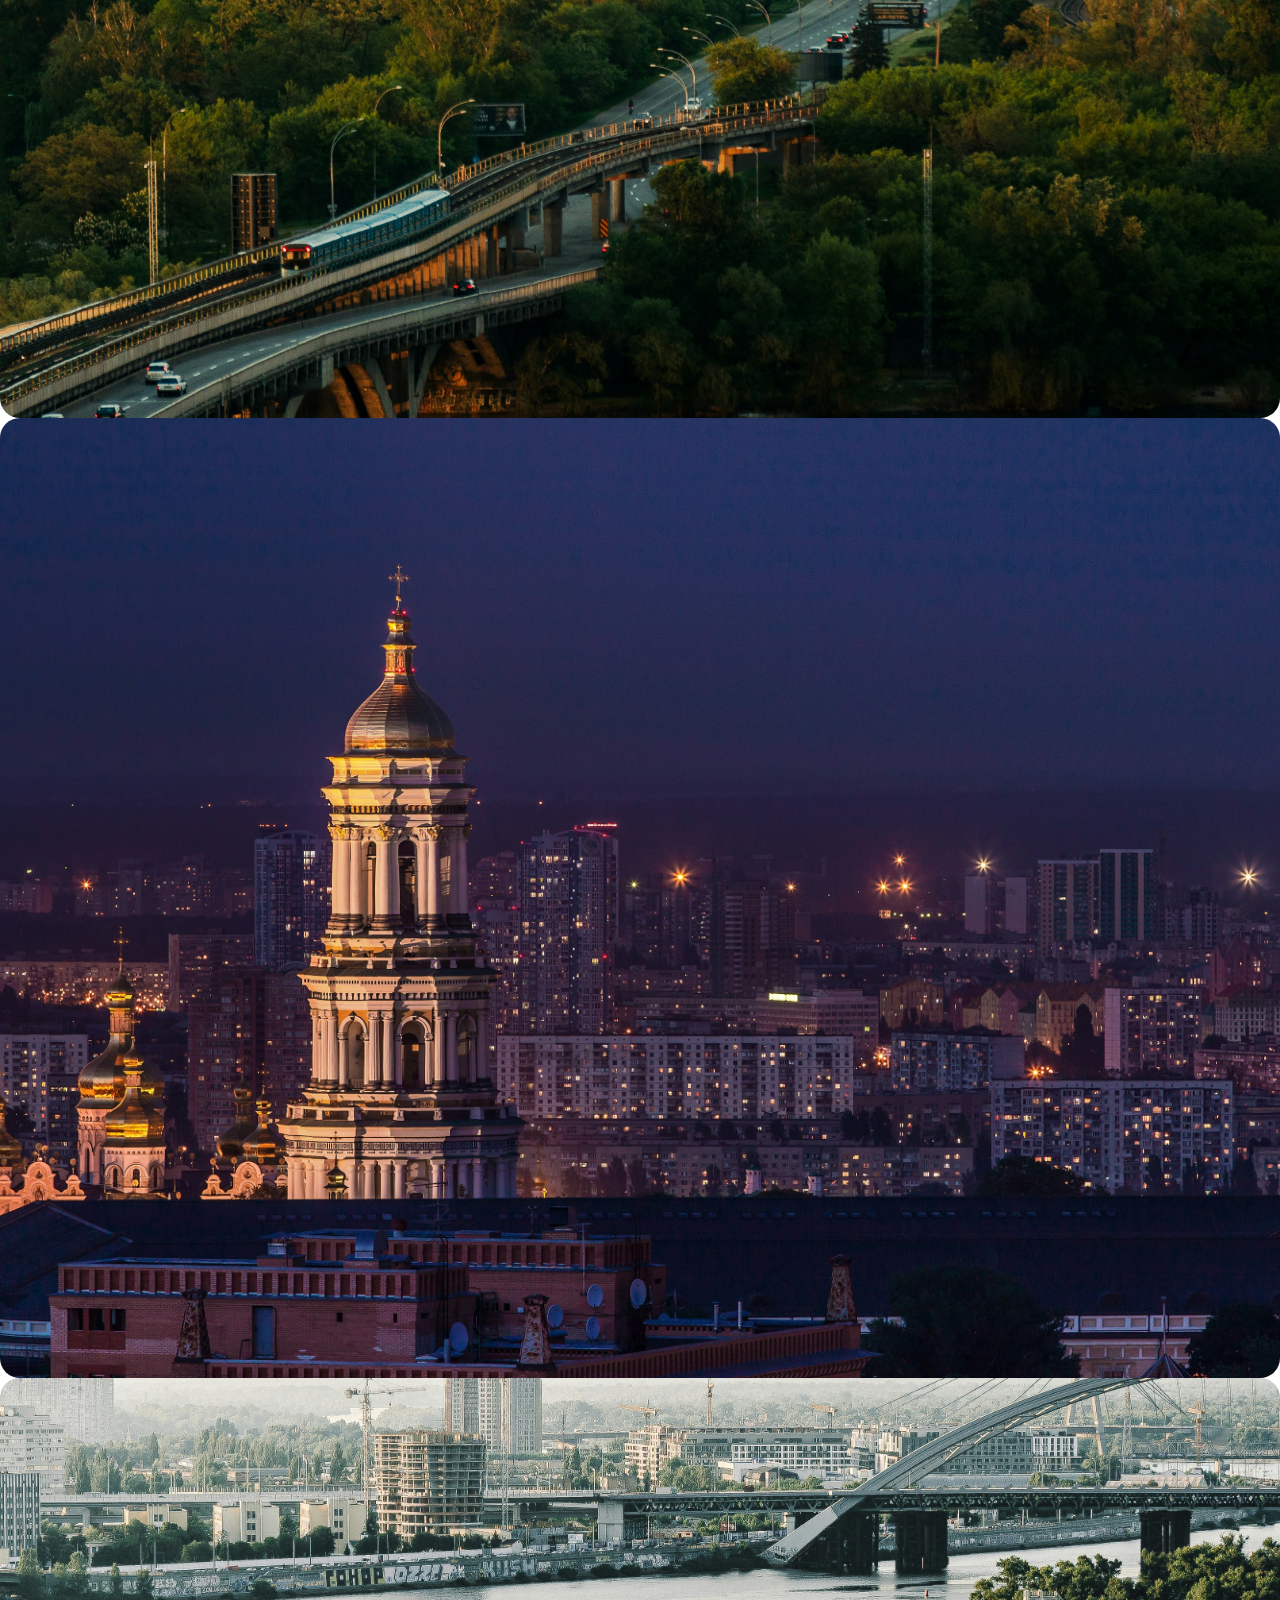
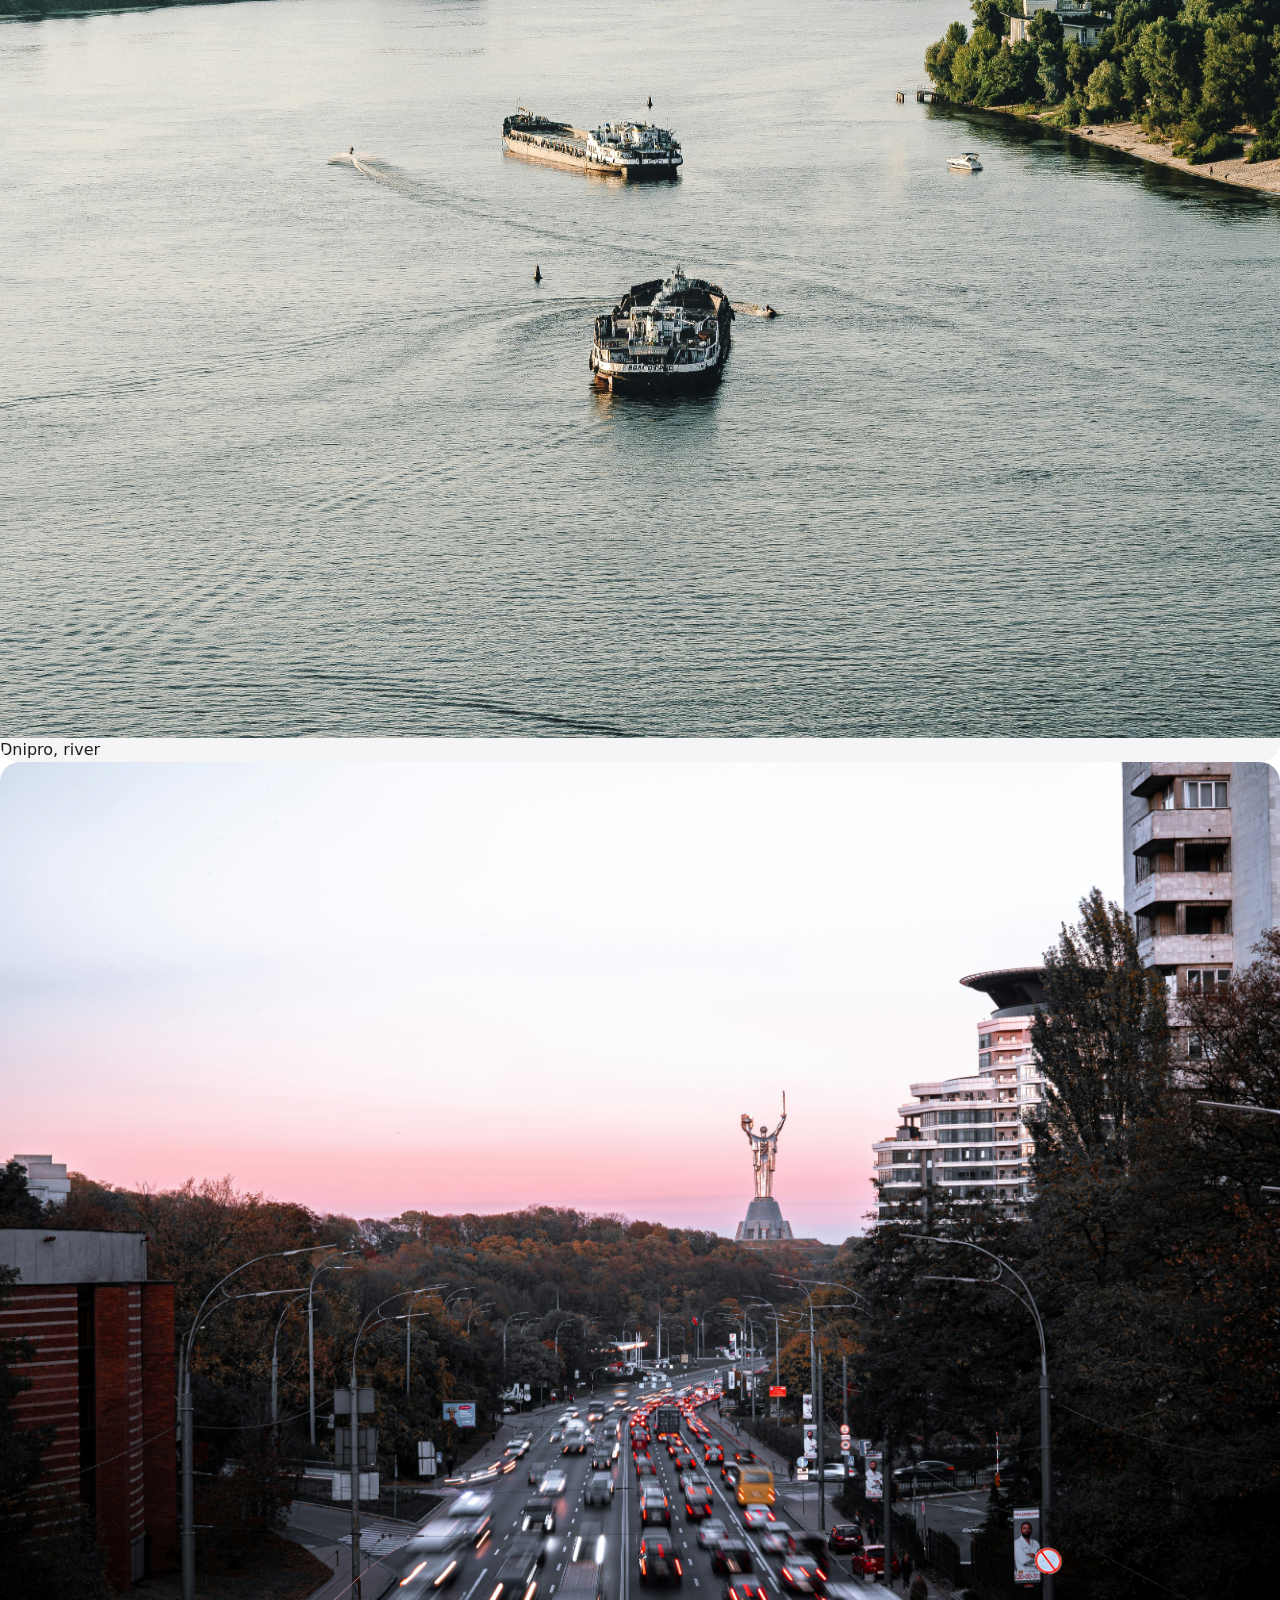
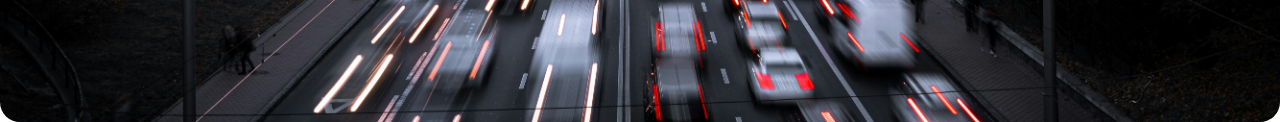
<file: html/kyiv_photo_page.html>
<!DOCTYPE html>
<html lang="fr">
<head>
    <meta charset="UTF-8">
    <meta name="viewport" content="width=device-width, initial-scale=1.0">
    <link rel="stylesheet" href="../css/style.css">
    <title>Document</title>
</head>
<body>
    <header>
        <nav>
            <h1>KYIV | UKRAINE</h1>
            <a href="index.html">La capitale</a>
            <a href="kyiv_photo_page.html">Photo de Kyiv</a>
            <a href="propos_de_kyiv.html">A propos</a>
        </nav>
    </header>

    <main>
        <section id="photo_sec">
            <article class="article photo">
                <img src="../img/kyiv (1).jpg" alt="" width="250px">
                <p></p>
            </article>
             <article class="article photo">
                <img src="../img/kyiv (2).jpg" alt="" width="250px">
            </article>
             <article class="article photo">
                <img src="../img/kyiv (3).jpg" alt="" width="250px">
            </article>
             <article class="article photo">
                <img src="../img/kyiv (4).jpg" alt="" width="250px">
                <p>Dnipro, river</p>
            </article>
             <article class="article photo">
                <img src="../img/kyiv (6).jpg" alt="" width="250px">
            </article>

        </section>
    </main>

    <footer>

    </footer>
</body>
</html>
</file>
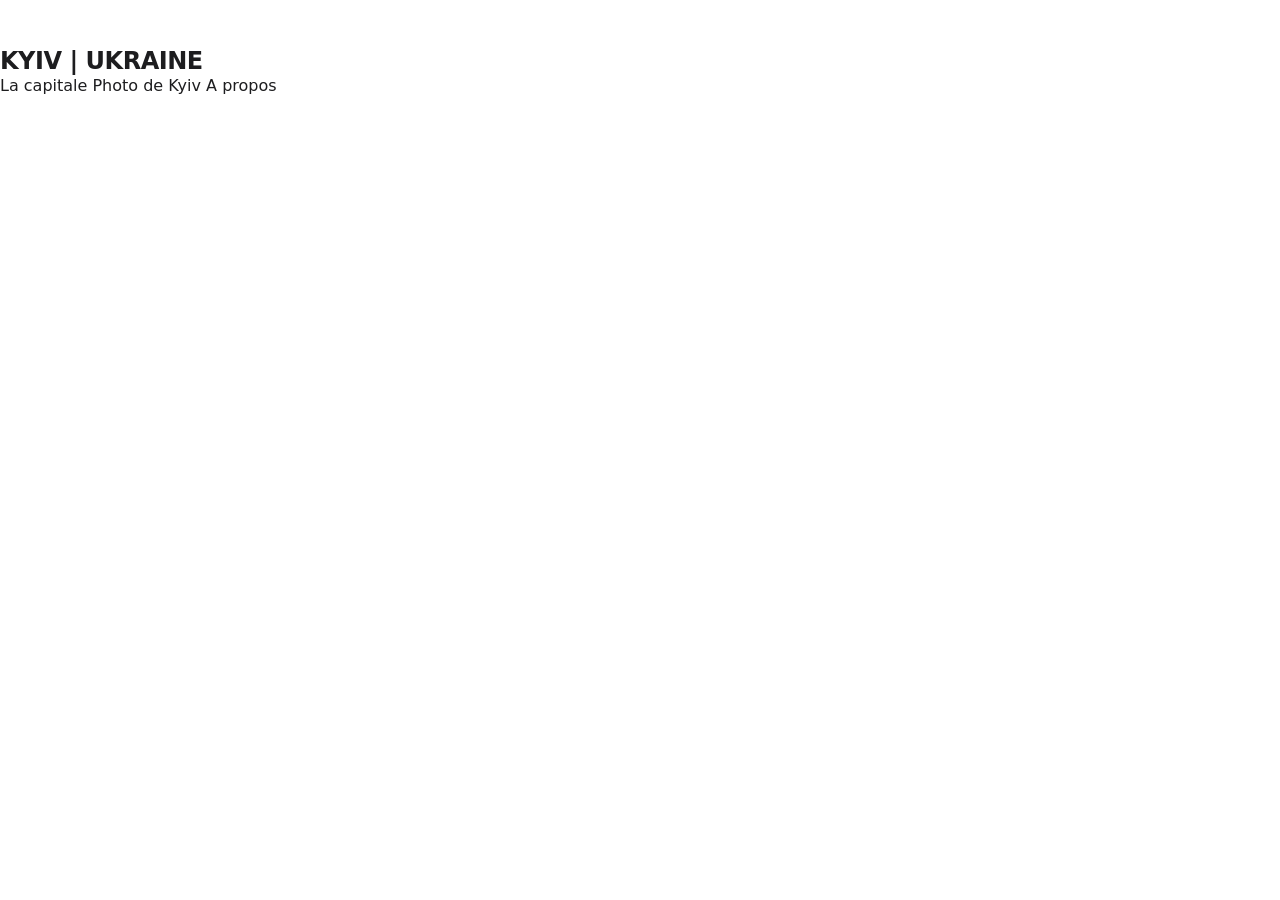
<file: html/propos_de_kyiv.html>
<!DOCTYPE html>
<html lang="fr">
<head>
    <meta charset="UTF-8">
    <meta name="viewport" content="width=device-width, initial-scale=1.0">
    <link rel="stylesheet" href="../css/style.css">
    <title>Document</title>
</head>
<body>
    <header>
        
        <nav>
            <h1>KYIV | UKRAINE</h1>
            <a href="index.html">La capitale</a>
            <a href="kyiv_photo_page.html">Photo de Kyiv</a>
            <a href="propos_de_kyiv.html">A propos</a>
        </nav>
        
    </header>

    <main>
        
    </main>

    <footer>

    </footer>
</body>
</html>
</file>
<file: css/style.css>
/* ===== Kyiv — мінімалістичний дизайн у стилі Apple ===== */

:root {
  --bg: #ffffff;
  --bg-alt: #f5f5f7;
  --text: #1d1d1f;
  --muted: #6e6e73;
  --accent: #0071e3;
  --radius: 20px;
  --max: 1080px;
  --font-body: "Inter", -apple-system, BlinkMacSystemFont, "SF Pro Text", "Segoe UI", system-ui, sans-serif;
  --font-head: "Jost", "Inter", -apple-system, BlinkMacSystemFont, "SF Pro Display", system-ui, sans-serif;
}

* {
  box-sizing: border-box;
  margin: 0;
  padding: 0;
}

html {
  scroll-behavior: smooth;
  -webkit-text-size-adjust: 100%;
}

body {
  font-family: var(--font-body);
  font-weight: 400;
  line-height: 1.5;
  color: var(--text);
  background: var(--bg);
  padding-top: 48px;
  -webkit-font-smoothing: antialiased;
}

img {
  display: block;
  max-width: 100%;
}

a {
  color: inherit;
  text-decoration: none;
}

ul {
  list-style: none;
}

/* ===== Навбар (матове скло) ===== */
.nav {
  position: fixed;
  top: 0;
  left: 0;
  right: 0;
  z-index: 100;
  height: 48px;
  background: rgba(0, 0, 0, 0.72);
  -webkit-backdrop-filter: saturate(180%) blur(20px);
  backdrop-filter: saturate(180%) blur(20px);
}

.nav-inner {
  max-width: var(--max);
  height: 100%;
  margin: 0 auto;
  padding: 0 22px;
  display: flex;
  align-items: center;
  justify-content: space-between;
}

.brand {
  font-family: var(--font-head);
  font-size: 0.8rem;
  font-weight: 500;
  letter-spacing: 0.2em;
  text-transform: uppercase;
  color: #fff;
}

.nav-links {
  display: flex;
  gap: 2rem;
}

.nav-links a {
  font-size: 0.75rem;
  color: rgba(255, 255, 255, 0.75);
  transition: color 0.2s;
}

.nav-links a:hover,
.nav-links a[aria-current="page"] {
  color: #fff;
}

/* ===== Типографіка ===== */
h1,
h2 {
  font-family: var(--font-head);
  font-weight: 600;
  letter-spacing: -0.02em;
  line-height: 1.1;
  color: var(--text);
}

h2 {
  font-size: clamp(2rem, 5vw, 3.5rem);
  margin-bottom: 1rem;
}

.lead {
  max-width: 44rem;
  margin: 0 auto 3.5rem;
  color: var(--muted);
  font-size: clamp(1.05rem, 2vw, 1.3rem);
}

/* ===== Секції ===== */
.section {
  padding: 7rem 22px;
  text-align: center;
}

.section-alt {
  background: var(--bg-alt);
}

.container {
  max-width: var(--max);
  margin: 0 auto;
}

/* ===== Картки ===== */
.cards {
  display: grid;
  gap: 20px;
  text-align: left;
}

.card {
  background: var(--bg-alt);
  border-radius: var(--radius);
  padding: 2rem;
}

.section-alt .card {
  background: var(--bg);
}

.stat-number {
  font-family: var(--font-head);
  font-size: clamp(2rem, 4vw, 2.8rem);
  font-weight: 600;
  letter-spacing: -0.02em;
  line-height: 1.1;
  margin-bottom: 0.6rem;
}

.card h3 {
  font-family: var(--font-head);
  font-size: 0.8rem;
  font-weight: 500;
  letter-spacing: 0.12em;
  text-transform: uppercase;
  color: var(--muted);
  margin-bottom: 0.8rem;
}

.card p:not(.stat-number) {
  color: var(--muted);
  font-size: 0.95rem;
}

.source {
  margin-top: 2rem;
  font-size: 0.8rem;
  color: var(--muted);
}

/* ===== Заголовок внутрішніх сторінок ===== */
.page-head {
  padding: 6rem 22px 3rem;
  text-align: center;
}

.page-head h1 {
  font-size: clamp(2.5rem, 7vw, 4.5rem);
  margin-bottom: 1rem;
}

.page-head .lead {
  margin-bottom: 0;
}

/* ===== Фотогалерея ===== */
.photo-grid {
  max-width: var(--max);
  margin: 0 auto;
  padding: 0 22px 7rem;
  display: grid;
  gap: 14px;
}

.photo {
  position: relative;
  overflow: hidden;
  border-radius: var(--radius);
  background: var(--bg-alt);
}

.photo img {
  width: 100%;
  aspect-ratio: 4 / 3;
  object-fit: cover;
  transition: transform 0.6s ease;
}



.photo figcaption {
  position: absolute;
  left: 0;
  right: 0;
  bottom: 0;
  padding: 2.5rem 1.2rem 1rem;
  font-size: 0.85rem;
  color: #fff;
}

/* ===== Текстова сторінка ===== */
.prose {
  max-width: 44rem;
  margin: 0 auto;
  padding: 0 22px 7rem;
}

.prose h2 {
  font-size: clamp(1.5rem, 3vw, 2rem);
  margin: 3rem 0 0.8rem;
}



/* ===== Футер ===== */
.footer {
  padding: 2rem 22px;
  text-align: center;
  font-size: 0.75rem;
  color: var(--muted);
  background: var(--bg-alt);
}

/* ===== Мобільні ===== */
@media (max-width: 600px) {
  .nav-links {
    gap: 1.1rem;
  }

  .section {
    padding: 5rem 22px;
  }
}

/* ===== css -voyage-Kyiv ===== */
.main-progression{
  display: flex;
  flex-direction: column;
  align-items: center;
  justify-content: space-between;
  gap: 100px;
}
.partie-voyage{
  margin: 3%;
  background-color: #6e6e73;
  padding: 5%;
  border-radius: 30px;
}
.partie-voyage img{
  width: 55vw;
  height: 20vh;
}

.h1-voyage{
  text-align: center;
  font-size: 3rem;
}


/* ===== css nuit-a-Kyiv ===== */
.header-progresion{
  text-align: center;
  margin: 30px;
}
.main-progression{
  display: flex;
}



.hotels{
  display: flex;
  flex-direction: row;
  gap: 275px;
}
.hotel{
  display: flex;
  flex-direction: column;
  padding: 3%;
  background-color: #6e6e73;
  border-radius: 30px;
  text-align: center;
  gap: 10px;
}

.hotel span{
  font-size: 2rem;
}

.div-hotels{
  text-align: center  ;
}

.hotel img{
  width: 30vw;
  height: 35vh;
}


.campings{
  display: flex;
  flex-direction: row;
  gap: 275px;
}
.camping{
  display: flex;
  flex-direction: column;
  padding: 3%;
  background-color: #6e6e73;
  border-radius: 30px;
  text-align: center;
  gap: 10px;
}

.camping img{
  width: 30vw;
  height: 35vh;
}
.camping span{
  font-size: 2rem;
}

.div-campings{
  text-align: center  ;
}
</file>
<file: css/home.css>
/* ===== Головна сторінка: Hero ===== */

.home {
  padding-top: 0; /* hero іде під матовий навбар */
}

.hero {
  position: relative;
  min-height: 100vh;
  min-height: 100svh;
  display: grid;
  place-items: center;
  text-align: center;
  overflow: hidden;
  isolation: isolate;
  color: #fff;
  background: #000;
}

/* фото у чорно-білому */
.hero::before {
  content: "";
  position: absolute;
  inset: 0;
  z-index: -2;
  background: url("../img/kyiv_statue.jpg") center / cover no-repeat, #111;
  filter: grayscale(1) contrast(1.1);
  transform: scale(1.05);
  animation: slowzoom 20s ease-out forwards;
}

.hero::after {
  content: "";
  position: absolute;
  inset: 0;
  z-index: -1;
  background: linear-gradient(to bottom,
    rgba(0, 0, 0, 0.55) 0%,
    rgba(0, 0, 0, 0.3) 50%,
    rgba(0, 0, 0, 0.85) 100%);
}

.hero-content {
  padding: 0 22px;
}

.eyebrow {
  font-family: var(--font-head);
  font-size: 0.8rem;
  letter-spacing: 0.35em;
  text-transform: uppercase;
  opacity: 0.8;
  margin-bottom: 1.2rem;
}

.hero h1 {
  font-size: clamp(4.5rem, 20vw, 12rem);
  font-weight: 600;
  letter-spacing: -0.04em;
  line-height: 1;
  color: #fff;
}

.tagline {
  max-width: 34ch;
  margin: 1.5rem auto 2.5rem;
  opacity: 0.85;
}

/* кнопка-«таблетка» */
.hero-btn {
  display: inline-block;
  padding: 0.8rem 1.8rem;
  border-radius: 980px;
  background: var(--accent);
  color: #fff;
  font-size: 1rem;
  font-weight: 500;
  transition: background 0.25s, transform 0.25s;
}

.hero-btn:hover {
  background: #0077ed;
  transform: scale(1.03);
}

/* індикатор прокрутки */
.scroll {
  position: absolute;
  bottom: 2rem;
  left: 50%;
  width: 1px;
  height: 60px;
  background: rgba(255, 255, 255, 0.3);
  overflow: hidden;
}
</file>
